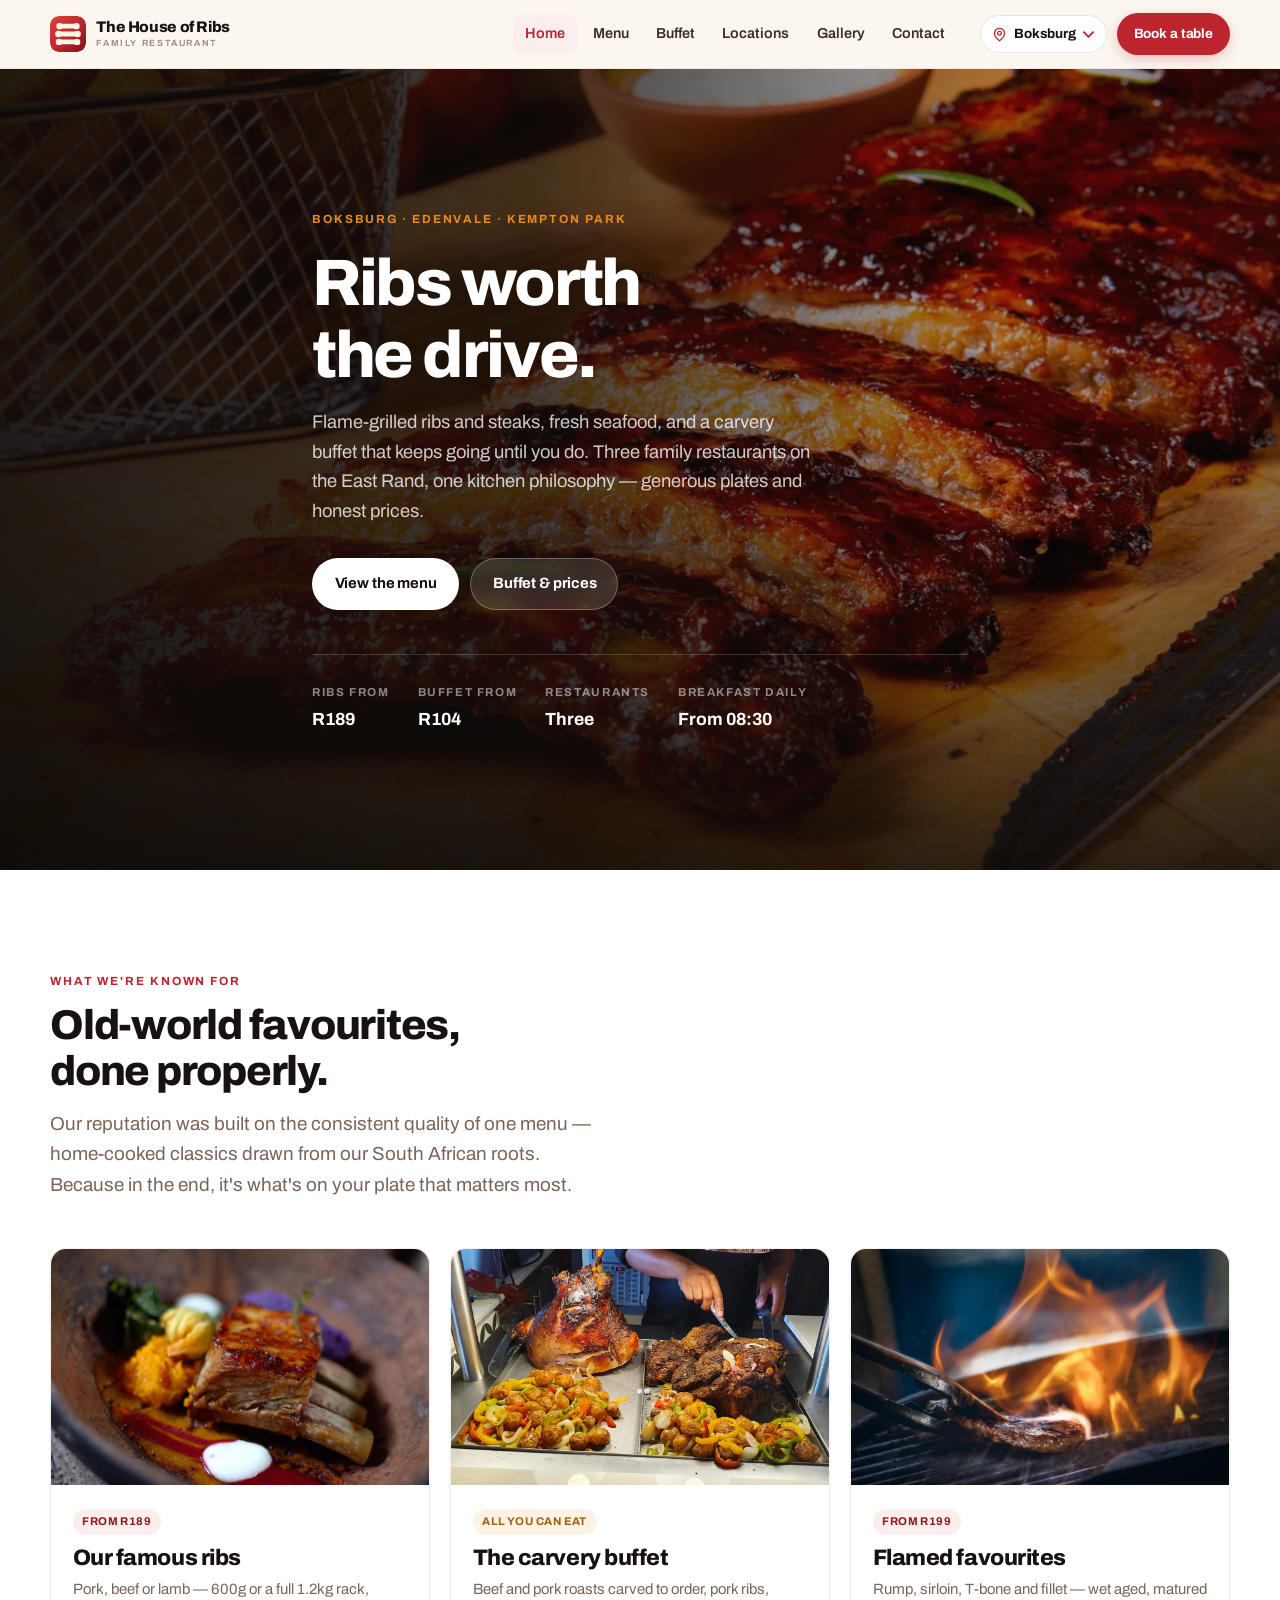
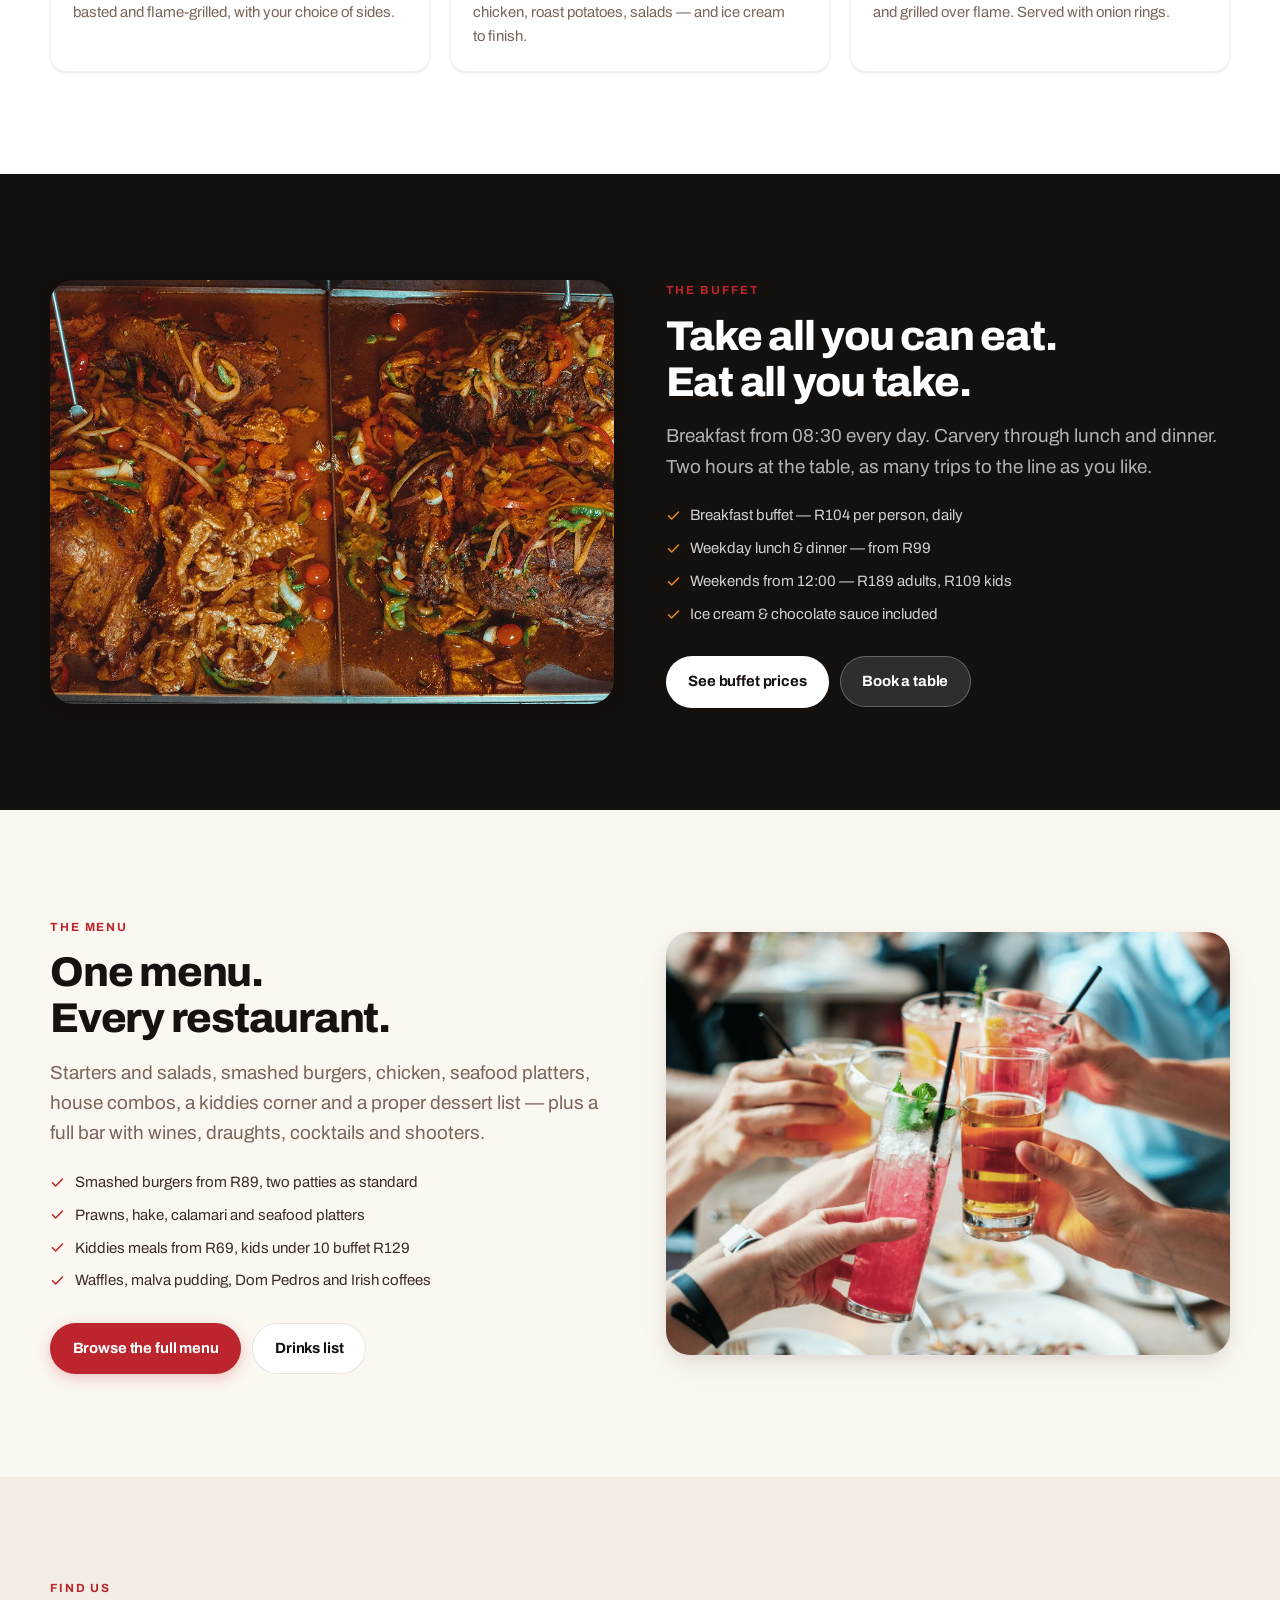
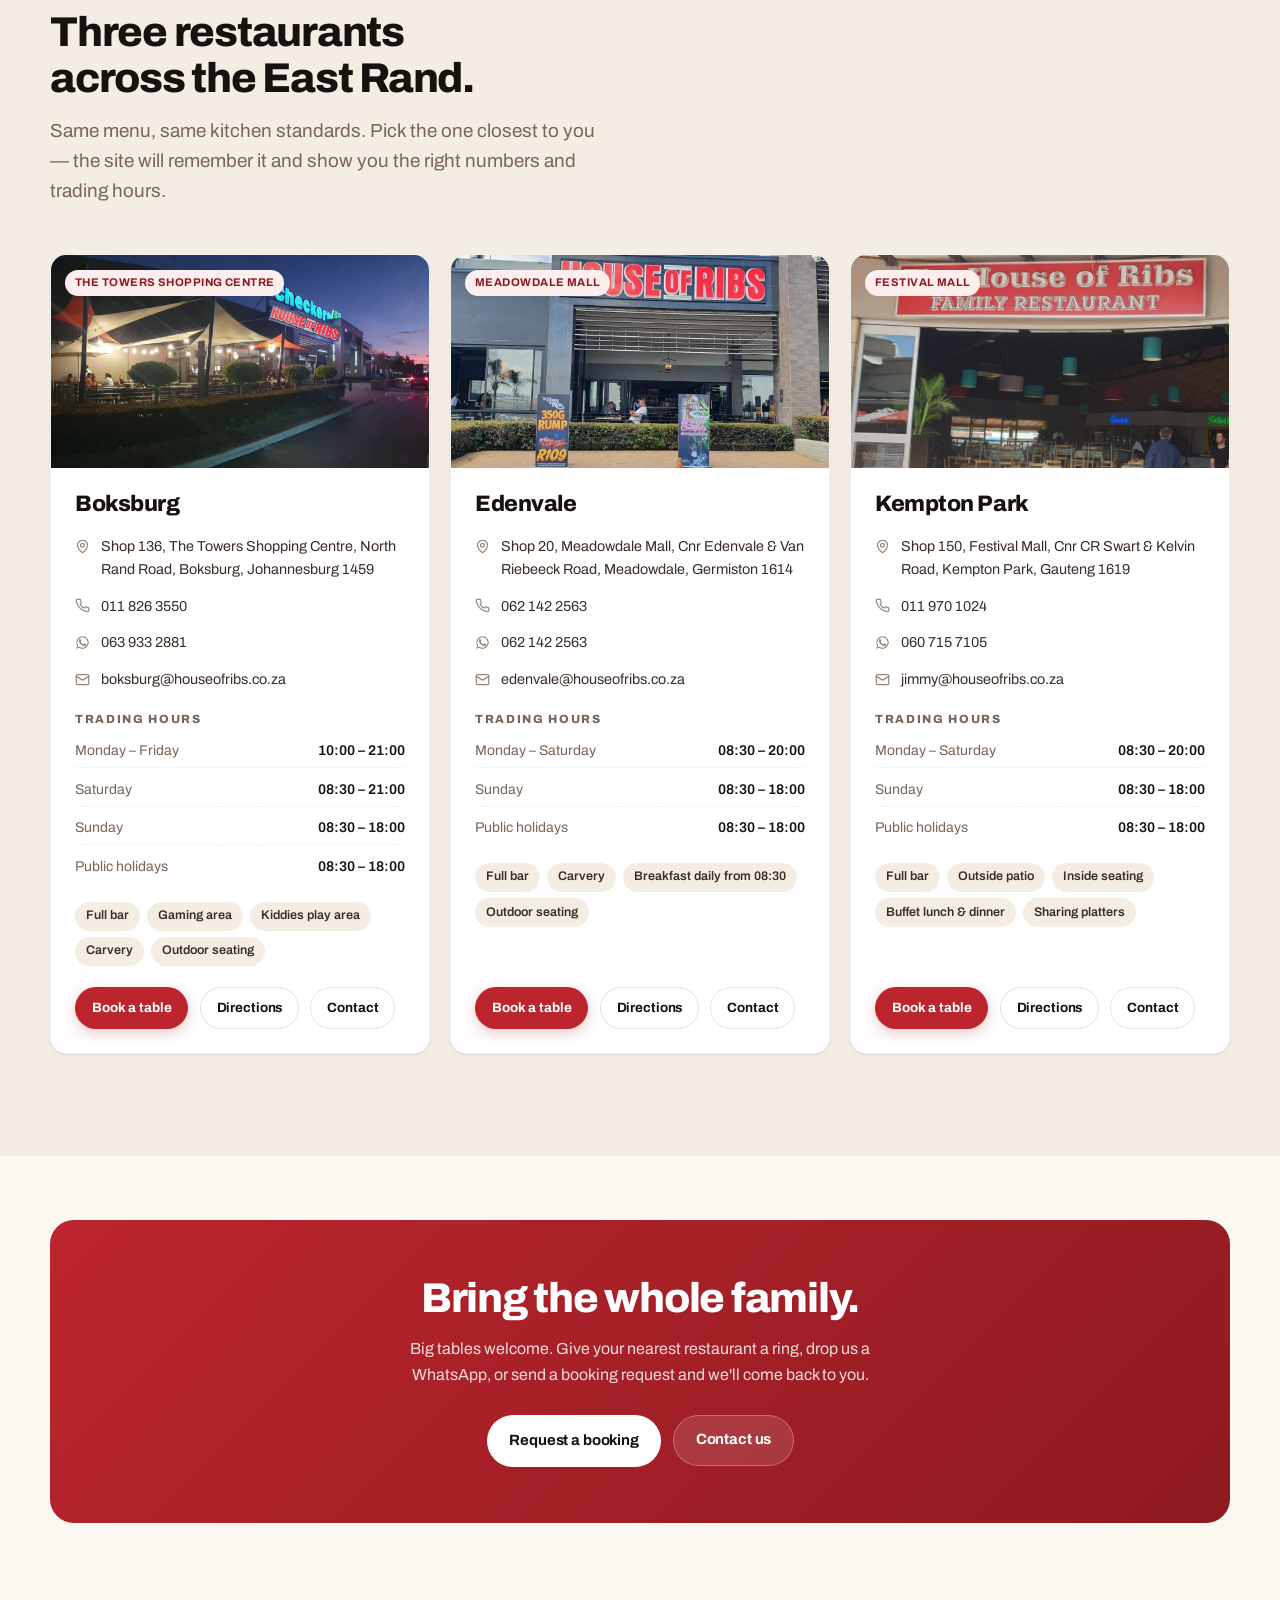
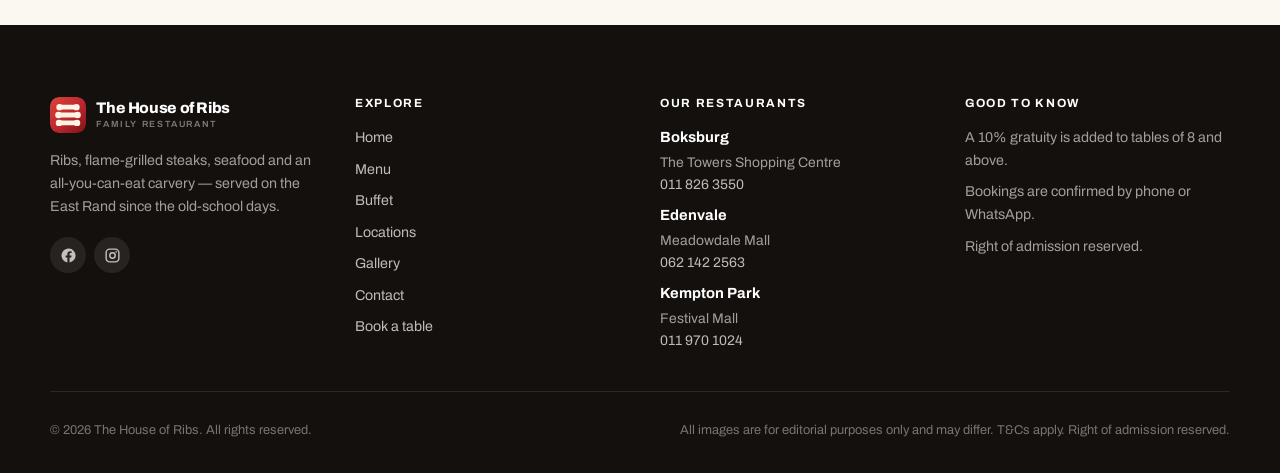
<file: index.html>
<!doctype html>
<html lang="en-ZA">
<head>
<meta charset="utf-8">
<meta name="viewport" content="width=device-width, initial-scale=1">
<title>The House of Ribs | Ribs, Steaks &amp; Carvery Buffet — Boksburg, Edenvale &amp; Kempton Park</title>
<meta name="description" content="Flame-grilled ribs, steaks, seafood and an all-you-can-eat carvery buffet. Three family restaurants on the East Rand: Boksburg, Edenvale and Kempton Park.">
<link rel="canonical" href="https://www.houseofribs.co.za/">

<link rel="icon" href="assets/brand/favicon.ico" sizes="any">
<link rel="icon" href="assets/brand/mark.svg" type="image/svg+xml">
<link rel="apple-touch-icon" href="assets/brand/apple-touch-icon.png">
<link rel="manifest" href="site.webmanifest">
<meta name="theme-color" content="#BC252D">

<meta property="og:type" content="restaurant">
<meta property="og:title" content="The House of Ribs — Family Restaurant">
<meta property="og:description" content="Ribs, flame-grilled steaks, seafood and an all-you-can-eat carvery buffet across Boksburg, Edenvale and Kempton Park.">
<meta property="og:image" content="assets/brand/og-image.jpg">
<meta name="twitter:card" content="summary_large_image">

<link rel="preconnect" href="https://fonts.googleapis.com">
<link rel="preconnect" href="https://fonts.gstatic.com" crossorigin>
<link href="https://fonts.googleapis.com/css2?family=Archivo:wght@400;500;600;700;800;900&family=Instrument+Serif&display=swap" rel="stylesheet">
<link rel="stylesheet" href="assets/css/styles.css">
<link rel="preload" as="image" fetchpriority="high" type="image/webp"
      href="assets/img/food/ribs-hero-1200.webp"
      imagesrcset="assets/img/food/ribs-hero-800.webp 800w, assets/img/food/ribs-hero-1200.webp 1200w, assets/img/food/ribs-hero.webp 2000w"
      imagesizes="100vw">
</head>

<body data-page="index">
<a class="skip-link" href="#main">Skip to content</a>
<div data-component="header"></div>

<main id="main">

  <!-- ============ HERO ============ -->
  <section class="hero">
    <div class="hero__media">
      <picture>
        <source media="(max-width: 700px)"  srcset="assets/img/food/ribs-hero-800.webp"  type="image/webp">
        <source media="(max-width: 700px)"  srcset="assets/img/food/ribs-hero-800.jpg">
        <source media="(max-width: 1300px)" srcset="assets/img/food/ribs-hero-1200.webp" type="image/webp">
        <source media="(max-width: 1300px)" srcset="assets/img/food/ribs-hero-1200.jpg">
        <source srcset="assets/img/food/ribs-hero.webp" type="image/webp">
        <img src="assets/img/food/ribs-hero.jpg" alt="" fetchpriority="high" width="2000" height="1333">
      </picture>
    </div>
    <div class="wrap hero__inner">
      <span class="eyebrow">Boksburg &middot; Edenvale &middot; Kempton Park</span>
      <h1>Ribs worth<br>the drive.</h1>
      <p class="hero__sub">
        Flame-grilled ribs and steaks, fresh seafood, and a carvery buffet that keeps going
        until you do. Three family restaurants on the East Rand, one kitchen philosophy —
        generous plates and honest prices.
      </p>
      <div class="btn-row">
        <a class="btn btn--solid-light" href="menu.html">View the menu</a>
        <a class="btn btn--light" href="buffet.html">Buffet &amp; prices</a>
      </div>

      <div class="hero__strip">
        <div class="hero__stat"><span>Ribs from</span><strong>R189</strong></div>
        <div class="hero__stat"><span>Buffet from</span><strong>R104</strong></div>
        <div class="hero__stat"><span>Restaurants</span><strong>Three</strong></div>
        <div class="hero__stat"><span>Breakfast daily</span><strong>From 08:30</strong></div>
      </div>
    </div>
  </section>

  <!-- ============ SIGNATURES ============ -->
  <section class="section section--white">
    <div class="wrap">
      <div class="section-head">
        <span class="eyebrow">What we're known for</span>
        <h2>Old-world favourites, done properly.</h2>
        <p class="lede">
          Our reputation was built on the consistent quality of one menu — home-cooked classics
          drawn from our South African roots. Because in the end, it's what's on your plate
          that matters most.
        </p>
      </div>

      <div class="grid grid--3">
        <a class="card card--link" href="menu.html#ribs">
          <div class="card__media">
            <picture>
              <source srcset="assets/img/food/plated-ribs.webp" type="image/webp">
              <img src="assets/img/food/plated-ribs.jpg" alt="A basted pork rib plated with roast vegetables" loading="lazy" decoding="async">
            </picture>
          </div>
          <div class="card__body">
            <span class="badge badge--brand">From R189</span>
            <h3 style="margin-top:.7rem">Our famous ribs</h3>
            <p>Pork, beef or lamb — 600g or a full 1.2kg rack, basted and flame-grilled, with your choice of sides.</p>
          </div>
        </a>

        <a class="card card--link" href="buffet.html">
          <div class="card__media">
            <picture>
              <source srcset="assets/img/food/carvery-carving.webp" type="image/webp">
              <img src="assets/img/food/carvery-carving.jpg" alt="Chef carving roast pork and beef at the carvery" loading="lazy" decoding="async">
            </picture>
          </div>
          <div class="card__body">
            <span class="badge badge--flame">All you can eat</span>
            <h3 style="margin-top:.7rem">The carvery buffet</h3>
            <p>Beef and pork roasts carved to order, pork ribs, chicken, roast potatoes, salads — and ice cream to finish.</p>
          </div>
        </a>

        <a class="card card--link" href="menu.html#flamed">
          <div class="card__media">
            <picture>
              <source srcset="assets/img/food/flame-grill.webp" type="image/webp">
              <img src="assets/img/food/flame-grill.jpg" alt="Steak searing over open flames on the grill" loading="lazy" decoding="async">
            </picture>
          </div>
          <div class="card__body">
            <span class="badge badge--brand">From R199</span>
            <h3 style="margin-top:.7rem">Flamed favourites</h3>
            <p>Rump, sirloin, T-bone and fillet — wet aged, matured and grilled over flame. Served with onion rings.</p>
          </div>
        </a>
      </div>
    </div>
  </section>

  <!-- ============ BUFFET FEATURE ============ -->
  <section class="section section--dark">
    <div class="wrap">
      <div class="feature">
        <div class="feature__media">
          <picture>
            <source srcset="assets/img/food/carvery-roasts.webp" type="image/webp">
            <img src="assets/img/food/carvery-roasts.jpg" alt="Trays of roast meats with peppers and onions on the carvery line" loading="lazy" decoding="async">
          </picture>
        </div>
        <div>
          <span class="eyebrow">The buffet</span>
          <h2 style="margin-top:.75rem">Take all you can eat.<br>Eat all you take.</h2>
          <p class="lede" style="margin-top:1rem">
            Breakfast from 08:30 every day. Carvery through lunch and dinner. Two hours at the
            table, as many trips to the line as you like.
          </p>
          <ul class="ticks" style="color:rgba(255,255,255,.8)">
            <li><svg width="15" height="15" viewBox="0 0 24 24" fill="none" stroke="currentColor" stroke-width="2.5" stroke-linecap="round" stroke-linejoin="round" style="color:var(--flame)"><path d="m4 12.5 5 5L20 6.5"/></svg> Breakfast buffet — R104 per person, daily</li>
            <li><svg width="15" height="15" viewBox="0 0 24 24" fill="none" stroke="currentColor" stroke-width="2.5" stroke-linecap="round" stroke-linejoin="round" style="color:var(--flame)"><path d="m4 12.5 5 5L20 6.5"/></svg> Weekday lunch &amp; dinner — from R99</li>
            <li><svg width="15" height="15" viewBox="0 0 24 24" fill="none" stroke="currentColor" stroke-width="2.5" stroke-linecap="round" stroke-linejoin="round" style="color:var(--flame)"><path d="m4 12.5 5 5L20 6.5"/></svg> Weekends from 12:00 — R189 adults, R109 kids</li>
            <li><svg width="15" height="15" viewBox="0 0 24 24" fill="none" stroke="currentColor" stroke-width="2.5" stroke-linecap="round" stroke-linejoin="round" style="color:var(--flame)"><path d="m4 12.5 5 5L20 6.5"/></svg> Ice cream &amp; chocolate sauce included</li>
          </ul>
          <div class="btn-row" style="margin-top:1.9rem">
            <a class="btn btn--solid-light" href="buffet.html">See buffet prices</a>
            <a class="btn btn--light" href="reserve.html">Book a table</a>
          </div>
        </div>
      </div>
    </div>
  </section>

  <!-- ============ MENU TEASER ============ -->
  <section class="section">
    <div class="wrap">
      <div class="feature feature--flip">
        <div class="feature__media">
          <picture>
            <source srcset="assets/img/food/cocktails.webp" type="image/webp">
            <img src="assets/img/food/cocktails.jpg" alt="Friends raising cocktails together at the table" loading="lazy" decoding="async">
          </picture>
        </div>
        <div>
          <span class="eyebrow">The menu</span>
          <h2 style="margin-top:.75rem">One menu.<br>Every restaurant.</h2>
          <p class="lede" style="margin-top:1rem">
            Starters and salads, smashed burgers, chicken, seafood platters, house combos,
            a kiddies corner and a proper dessert list — plus a full bar with wines,
            draughts, cocktails and shooters.
          </p>
          <ul class="ticks">
            <li><svg width="15" height="15" viewBox="0 0 24 24" fill="none" stroke="currentColor" stroke-width="2.5" stroke-linecap="round" stroke-linejoin="round"><path d="m4 12.5 5 5L20 6.5"/></svg> Smashed burgers from R89, two patties as standard</li>
            <li><svg width="15" height="15" viewBox="0 0 24 24" fill="none" stroke="currentColor" stroke-width="2.5" stroke-linecap="round" stroke-linejoin="round"><path d="m4 12.5 5 5L20 6.5"/></svg> Prawns, hake, calamari and seafood platters</li>
            <li><svg width="15" height="15" viewBox="0 0 24 24" fill="none" stroke="currentColor" stroke-width="2.5" stroke-linecap="round" stroke-linejoin="round"><path d="m4 12.5 5 5L20 6.5"/></svg> Kiddies meals from R69, kids under 10 buffet R129</li>
            <li><svg width="15" height="15" viewBox="0 0 24 24" fill="none" stroke="currentColor" stroke-width="2.5" stroke-linecap="round" stroke-linejoin="round"><path d="m4 12.5 5 5L20 6.5"/></svg> Waffles, malva pudding, Dom Pedros and Irish coffees</li>
          </ul>
          <div class="btn-row" style="margin-top:1.9rem">
            <a class="btn btn--primary" href="menu.html">Browse the full menu</a>
            <a class="btn btn--ghost" href="menu.html#drinks">Drinks list</a>
          </div>
        </div>
      </div>
    </div>
  </section>

  <!-- ============ LOCATIONS ============ -->
  <section class="section section--cream">
    <div class="wrap">
      <div class="section-head">
        <span class="eyebrow">Find us</span>
        <h2>Three restaurants across the East Rand.</h2>
        <p class="lede">
          Same menu, same kitchen standards. Pick the one closest to you — the site will
          remember it and show you the right numbers and trading hours.
        </p>
      </div>
      <div class="grid grid--3" data-component="locations"></div>
    </div>
  </section>

  <!-- ============ CTA ============ -->
  <section class="section--tight" style="padding-bottom:clamp(3.5rem,8vw,6.5rem)">
    <div class="wrap">
      <div class="cta-band">
        <h2>Bring the whole family.</h2>
        <p>
          Big tables welcome. Give your nearest restaurant a ring, drop us a WhatsApp,
          or send a booking request and we'll come back to you.
        </p>
        <div class="btn-row">
          <a class="btn btn--solid-light" href="reserve.html">Request a booking</a>
          <a class="btn btn--light" href="contact.html">Contact us</a>
        </div>
      </div>
    </div>
  </section>

</main>

<div data-component="footer"></div>

<script src="assets/js/data.js"></script>
<script src="assets/js/app.js"></script>
</body>
</html>
</file>
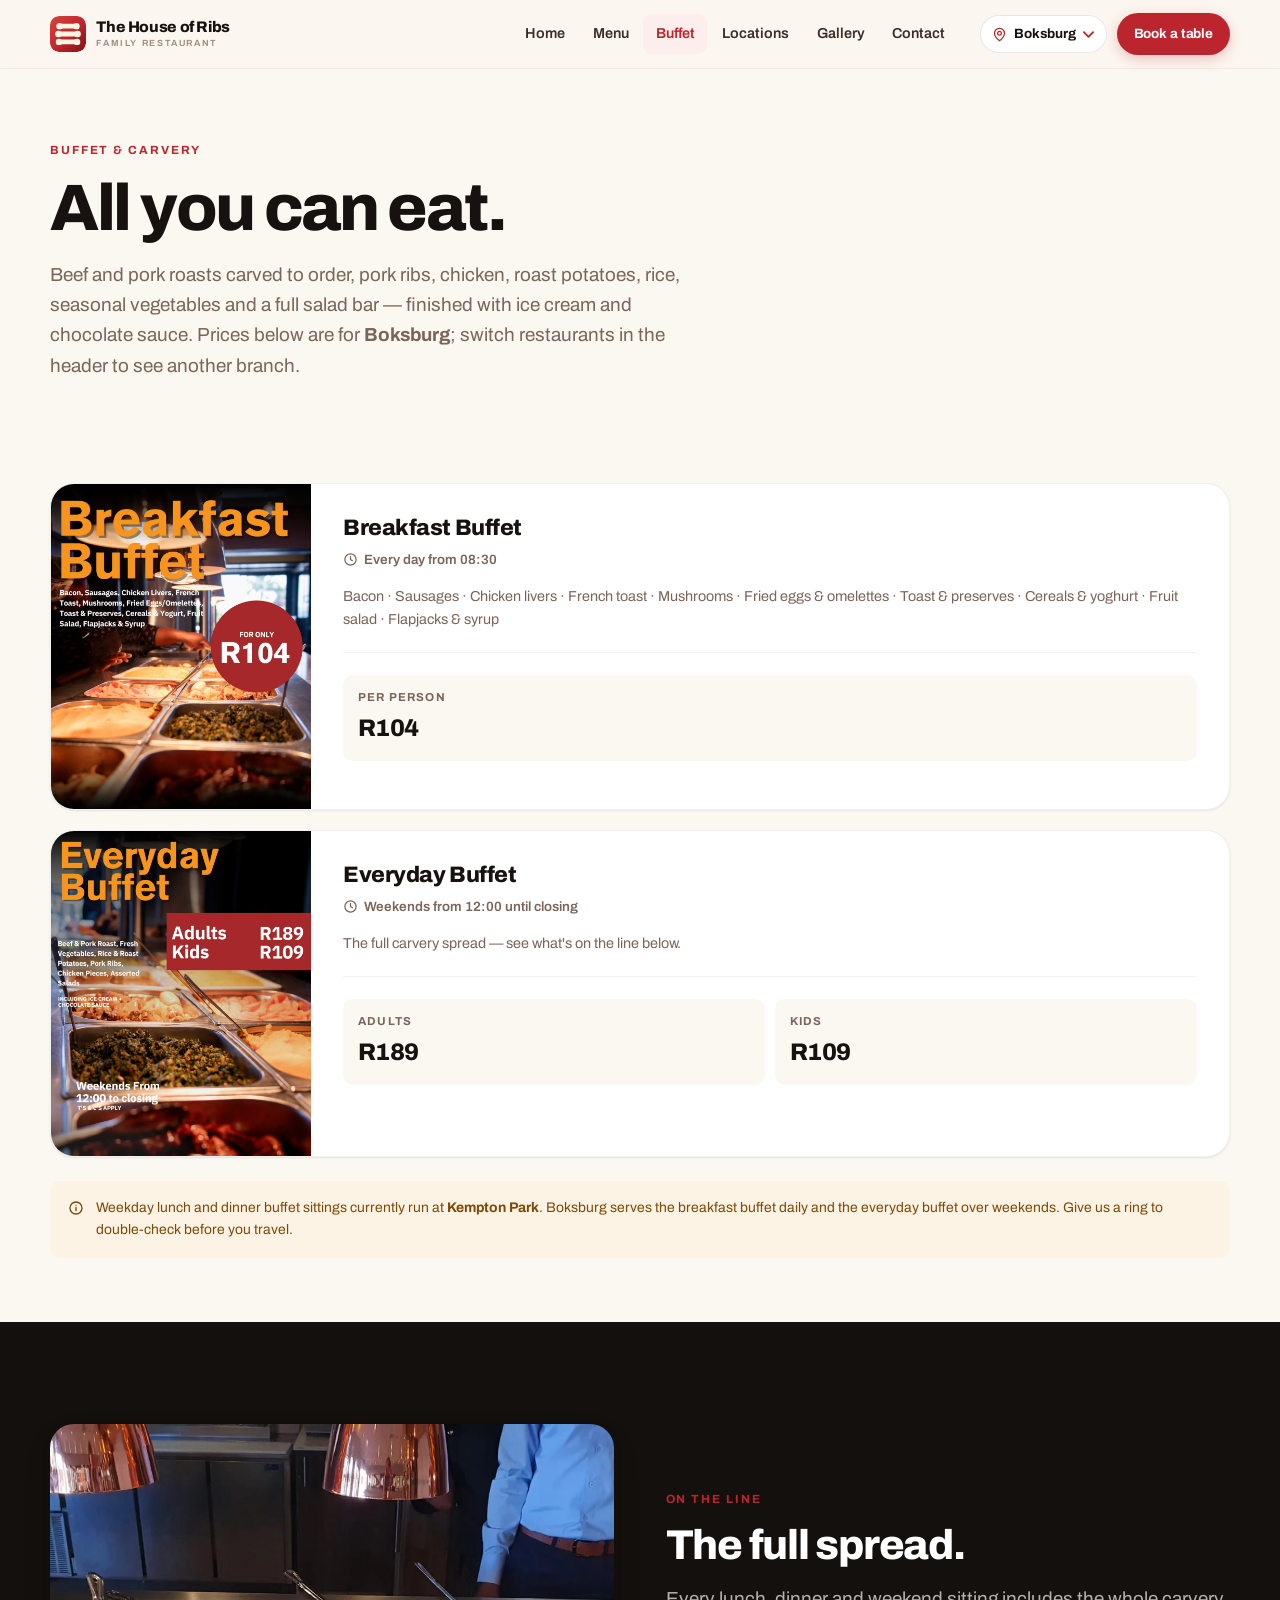
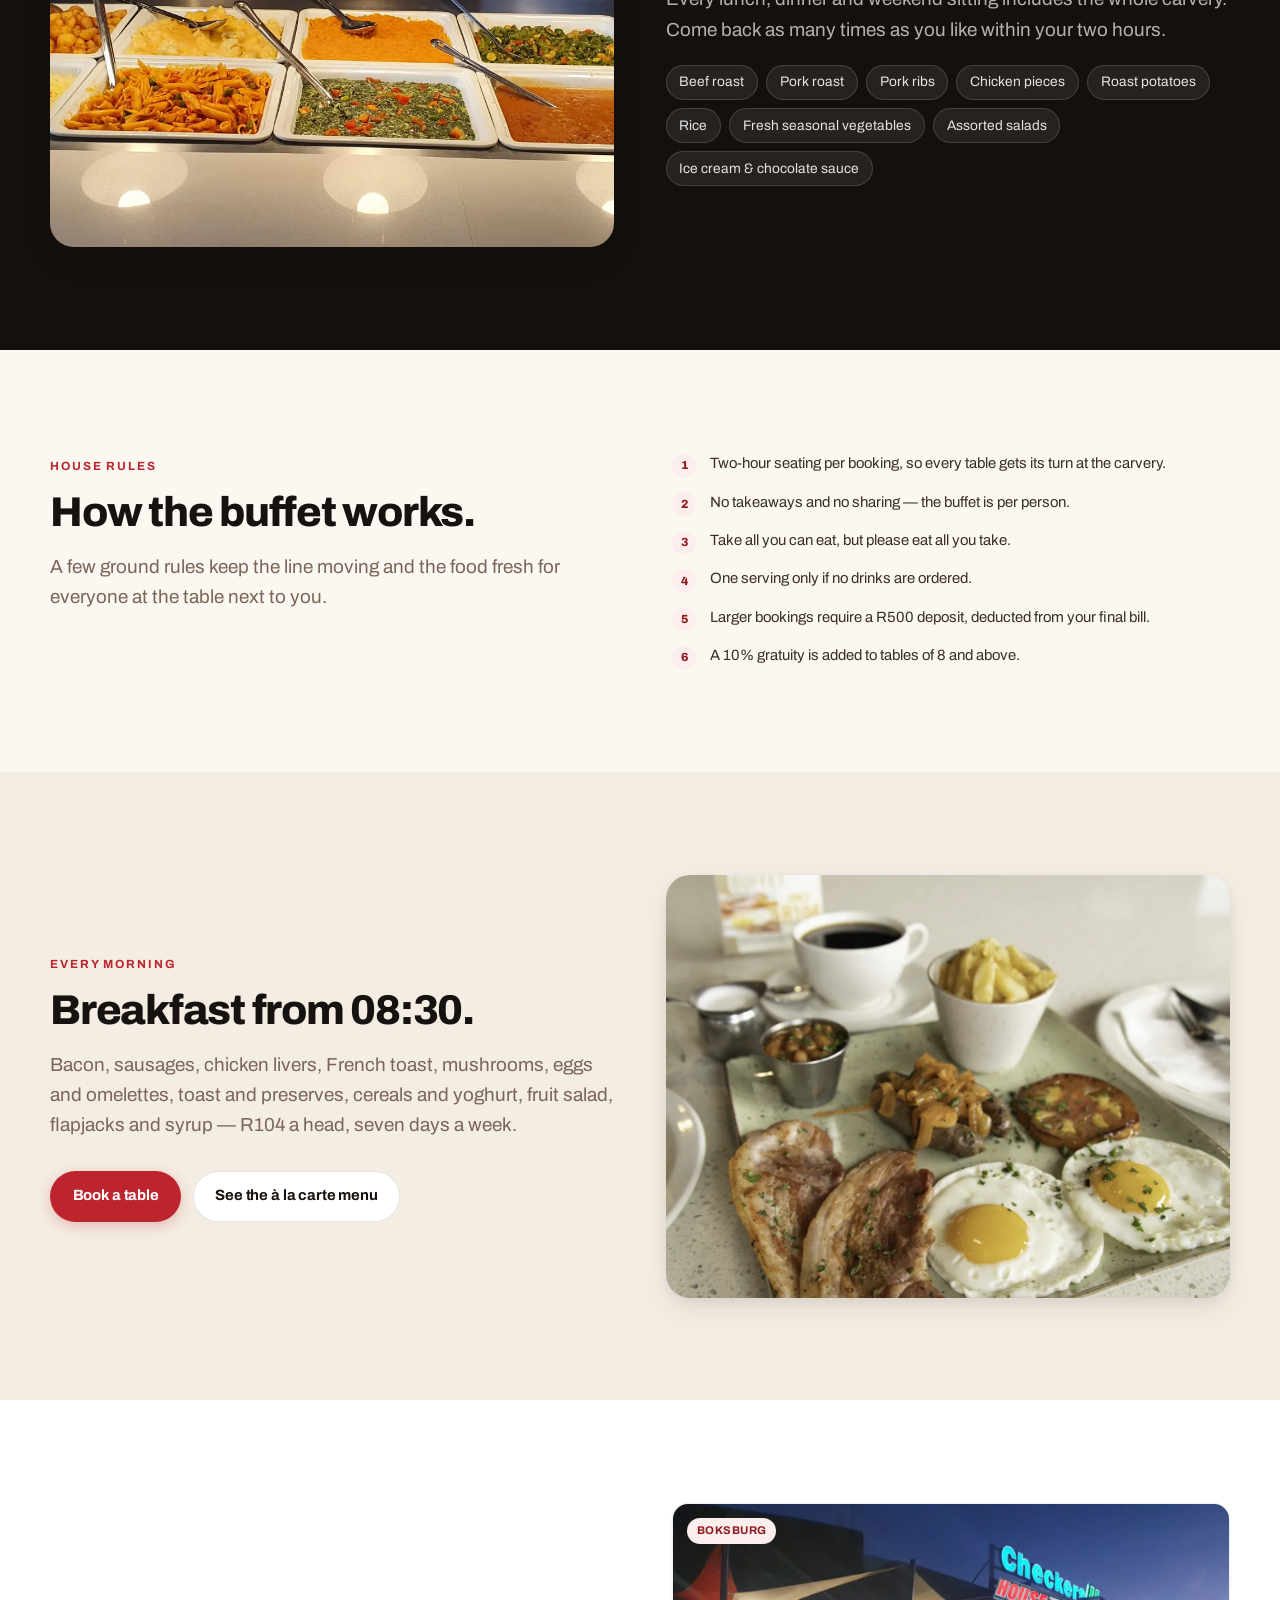
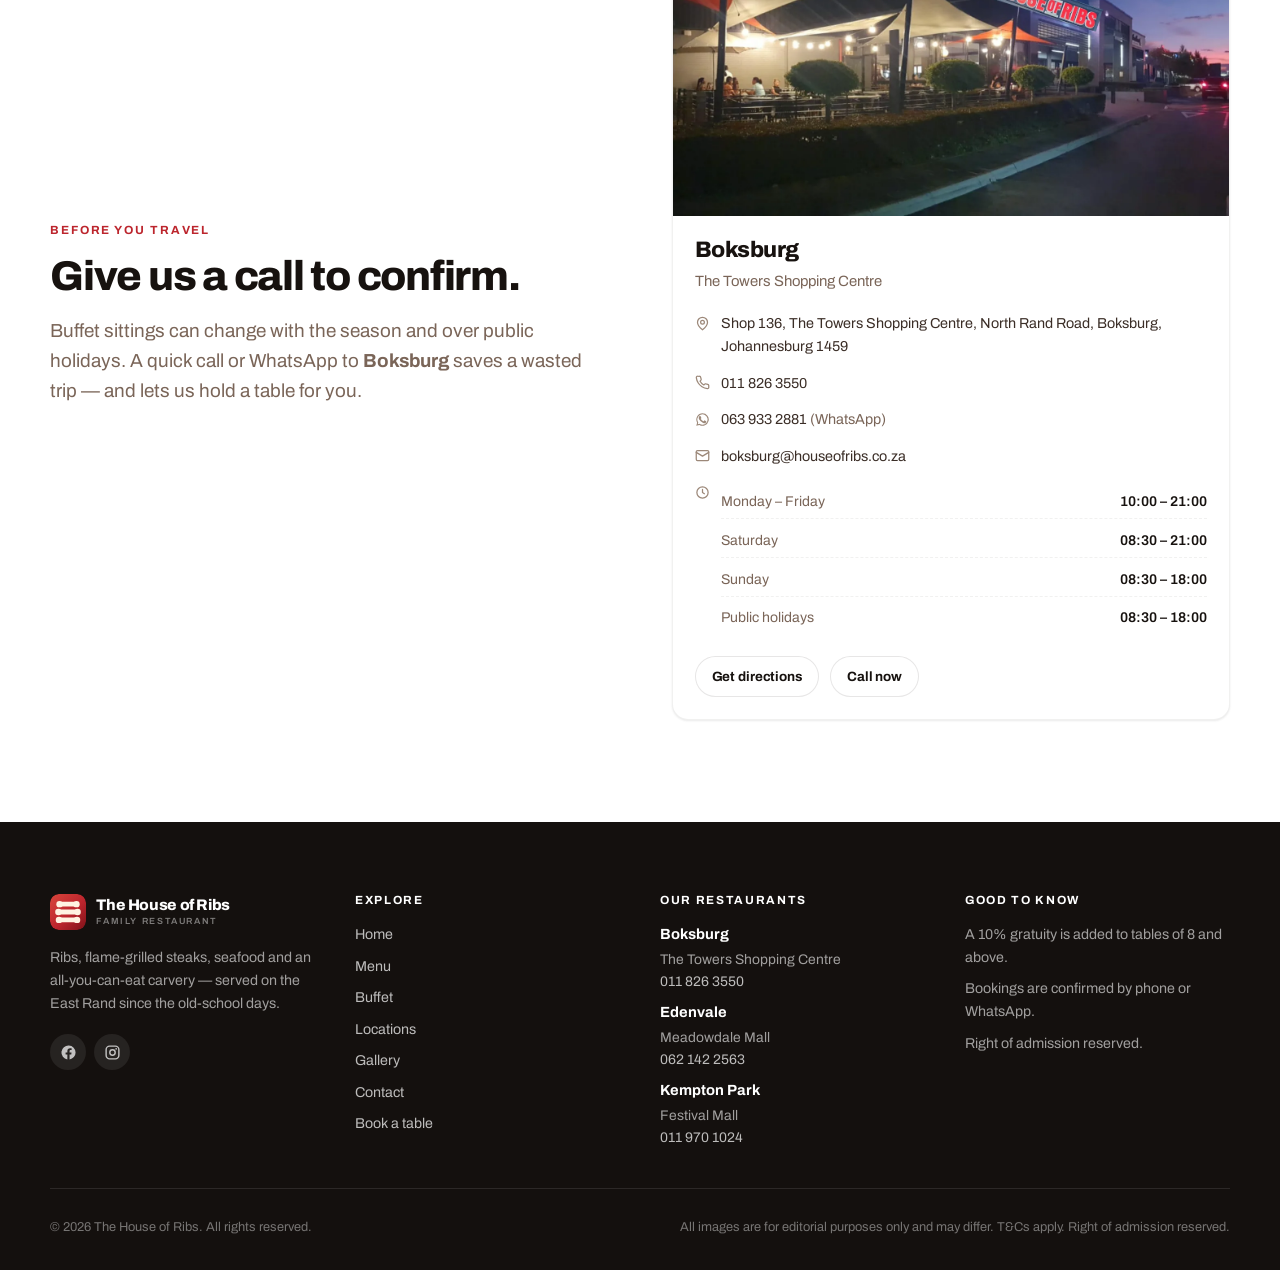
<file: buffet.html>
<!doctype html>
<html lang="en-ZA">
<head>
<meta charset="utf-8">
<meta name="viewport" content="width=device-width, initial-scale=1">
<title>Buffet &amp; Carvery | The House of Ribs</title>
<meta name="description" content="All-you-can-eat carvery buffet at The House of Ribs. Breakfast buffet R104 daily, weekday lunch and dinner sittings, and the everyday buffet from R189 on weekends.">
<link rel="canonical" href="https://www.houseofribs.co.za/buffet.html">

<link rel="icon" href="assets/brand/favicon.ico" sizes="any">
<link rel="icon" href="assets/brand/mark.svg" type="image/svg+xml">
<link rel="apple-touch-icon" href="assets/brand/apple-touch-icon.png">
<link rel="manifest" href="site.webmanifest">
<meta name="theme-color" content="#BC252D">

<meta property="og:title" content="Buffet &amp; Carvery | The House of Ribs">
<meta property="og:description" content="Breakfast from R104, weekday lunch and dinner sittings, and the everyday weekend buffet from R189.">
<meta property="og:image" content="assets/brand/og-image.jpg">

<link rel="preconnect" href="https://fonts.googleapis.com">
<link rel="preconnect" href="https://fonts.gstatic.com" crossorigin>
<link href="https://fonts.googleapis.com/css2?family=Archivo:wght@400;500;600;700;800;900&family=Instrument+Serif&display=swap" rel="stylesheet">
<link rel="stylesheet" href="assets/css/styles.css">
</head>

<body data-page="buffet">
<a class="skip-link" href="#main">Skip to content</a>
<div data-component="header"></div>

<main id="main">

  <section class="page-head">
    <div class="wrap">
      <span class="eyebrow">Buffet &amp; carvery</span>
      <h1>All you can eat.</h1>
      <p class="lede">
        Beef and pork roasts carved to order, pork ribs, chicken, roast potatoes, rice,
        seasonal vegetables and a full salad bar — finished with ice cream and chocolate
        sauce. Prices below are for <strong data-loc-name>Boksburg</strong>; switch
        restaurants in the header to see another branch.
      </p>
    </div>
  </section>

  <section class="section--tight">
    <div class="wrap">
      <h2 class="sr-only">Buffet sittings and prices</h2>
      <div data-component="buffet-list"></div>
    </div>
  </section>

  <!-- ============ WHAT'S ON THE LINE ============ -->
  <section class="section section--dark">
    <div class="wrap">
      <div class="feature">
        <div class="feature__media">
          <picture>
            <source srcset="assets/img/food/buffet-sides.webp" type="image/webp">
            <img src="assets/img/food/buffet-sides.jpg" alt="Buffet trays of rice, pasta, vegetables and stews under warming lamps" loading="lazy" decoding="async">
          </picture>
        </div>
        <div>
          <span class="eyebrow">On the line</span>
          <h2 style="margin-top:.75rem">The full spread.</h2>
          <p class="lede" style="margin-top:1rem">
            Every lunch, dinner and weekend sitting includes the whole carvery. Come back
            as many times as you like within your two hours.
          </p>
          <div class="spread" data-component="carvery-spread"></div>
        </div>
      </div>
    </div>
  </section>

  <!-- ============ HOW IT WORKS ============ -->
  <section class="section">
    <div class="wrap">
      <div class="grid grid--2" style="gap:clamp(2rem,5vw,4rem);align-items:start">
        <div>
          <span class="eyebrow">House rules</span>
          <h2 style="margin-top:.75rem">How the buffet works.</h2>
          <p class="lede" style="margin-top:1rem">
            A few ground rules keep the line moving and the food fresh for everyone at
            the table next to you.
          </p>
        </div>
        <ol class="terms" data-component="buffet-terms"></ol>
      </div>
    </div>
  </section>

  <!-- ============ BREAKFAST ============ -->
  <section class="section section--cream">
    <div class="wrap">
      <div class="feature feature--flip">
        <div class="feature__media">
          <picture>
            <source srcset="assets/img/food/breakfast.webp" type="image/webp">
            <img src="assets/img/food/breakfast.jpg" alt="A full breakfast of bacon, eggs, sausage, beans and chips with coffee" loading="lazy" decoding="async">
          </picture>
        </div>
        <div>
          <span class="eyebrow">Every morning</span>
          <h2 style="margin-top:.75rem">Breakfast from 08:30.</h2>
          <p class="lede" style="margin-top:1rem">
            Bacon, sausages, chicken livers, French toast, mushrooms, eggs and omelettes,
            toast and preserves, cereals and yoghurt, fruit salad, flapjacks and syrup —
            R104 a head, seven days a week.
          </p>
          <div class="btn-row" style="margin-top:1.9rem">
            <a class="btn btn--primary" href="reserve.html">Book a table</a>
            <a class="btn btn--ghost" href="menu.html">See the à la carte menu</a>
          </div>
        </div>
      </div>
    </div>
  </section>

  <!-- ============ YOUR RESTAURANT ============ -->
  <section class="section section--white">
    <div class="wrap">
      <div class="grid grid--2" style="gap:clamp(2rem,5vw,4rem);align-items:center">
        <div>
          <span class="eyebrow">Before you travel</span>
          <h2 style="margin-top:.75rem">Give us a call to confirm.</h2>
          <p class="lede" style="margin-top:1rem">
            Buffet sittings can change with the season and over public holidays. A quick
            call or WhatsApp to <strong data-loc-name>Boksburg</strong> saves a wasted trip —
            and lets us hold a table for you.
          </p>
        </div>
        <div data-component="contact-panel"></div>
      </div>
    </div>
  </section>

</main>

<div data-component="footer"></div>

<script src="assets/js/data.js"></script>
<script src="assets/js/app.js"></script>
</body>
</html>
</file>
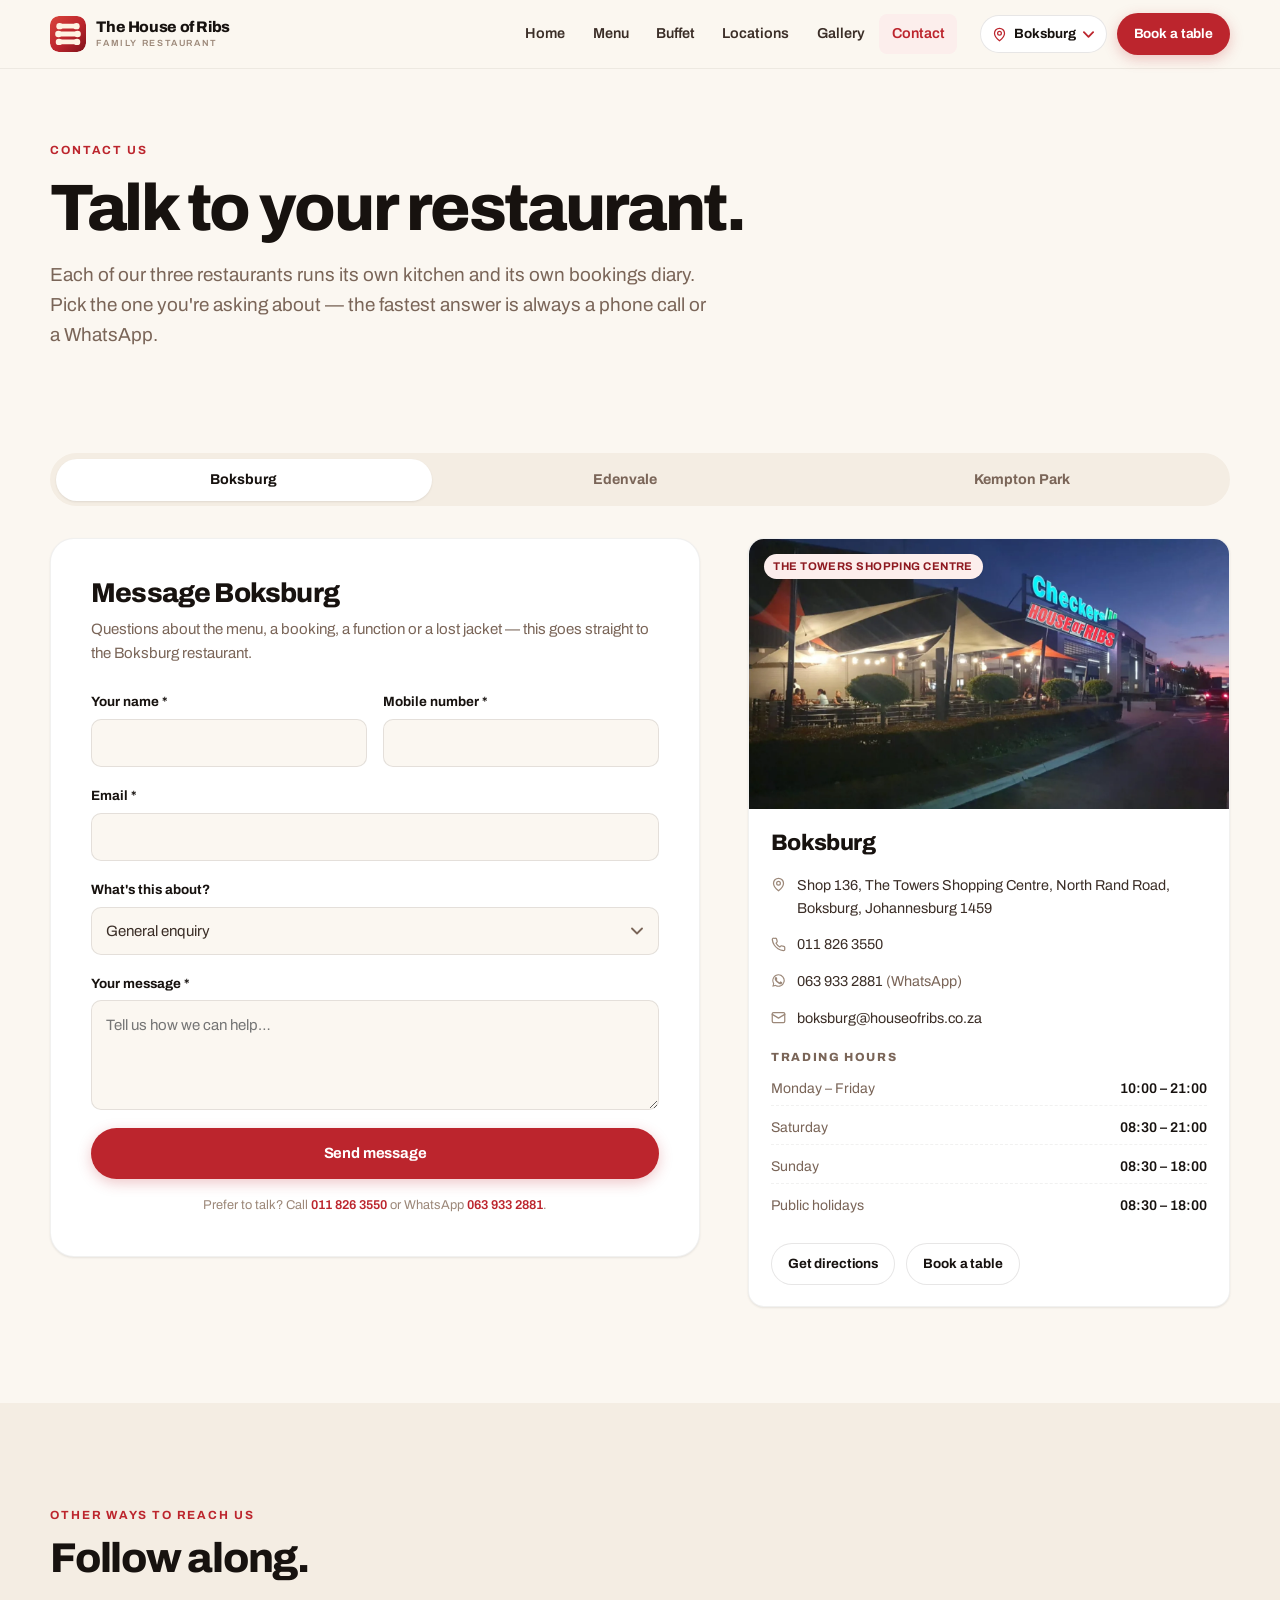
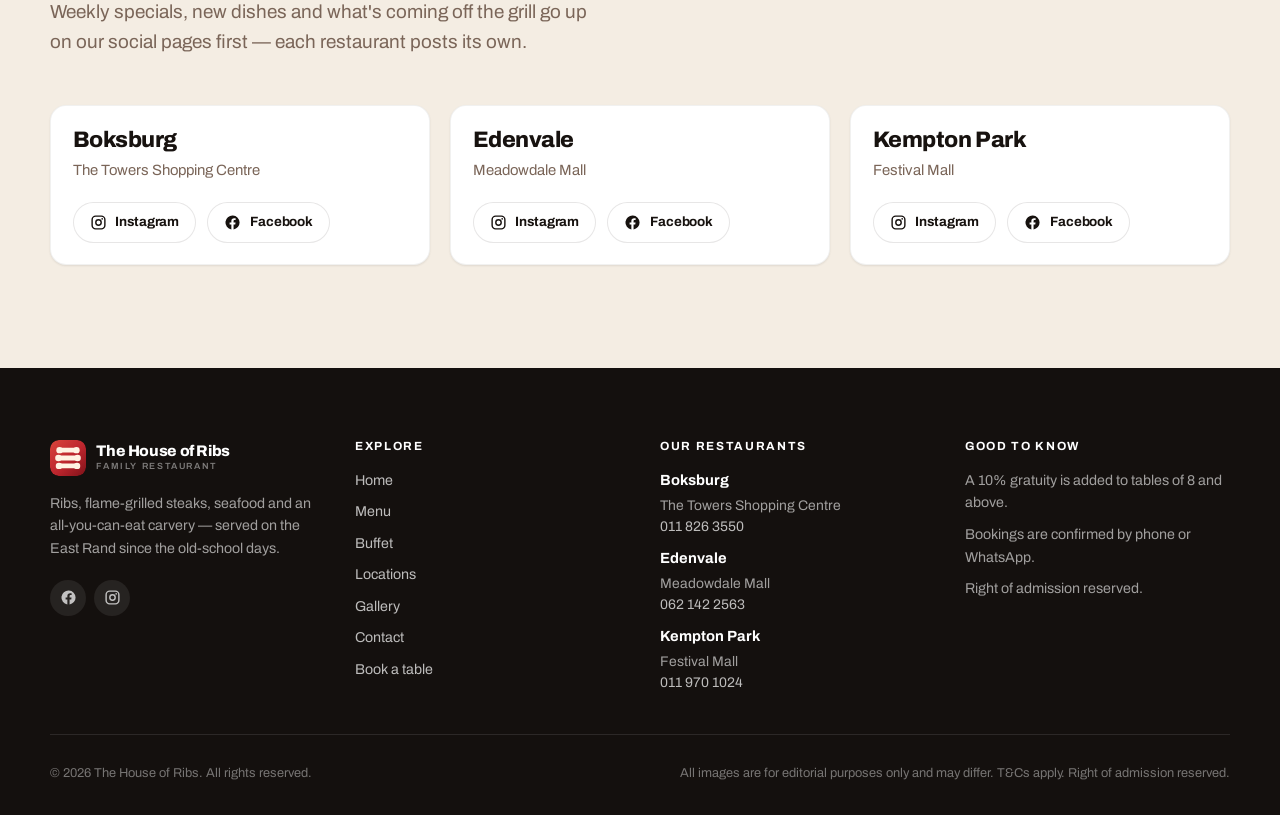
<file: contact.html>
<!doctype html>
<html lang="en-ZA">
<head>
<meta charset="utf-8">
<meta name="viewport" content="width=device-width, initial-scale=1">
<title>Contact Us | The House of Ribs</title>
<meta name="description" content="Contact The House of Ribs. Phone numbers, WhatsApp, email addresses and trading hours for our Boksburg, Edenvale and Kempton Park restaurants.">
<link rel="canonical" href="https://www.houseofribs.co.za/contact.html">

<link rel="icon" href="assets/brand/favicon.ico" sizes="any">
<link rel="icon" href="assets/brand/mark.svg" type="image/svg+xml">
<link rel="apple-touch-icon" href="assets/brand/apple-touch-icon.png">
<link rel="manifest" href="site.webmanifest">
<meta name="theme-color" content="#BC252D">

<meta property="og:title" content="Contact Us | The House of Ribs">
<meta property="og:description" content="Phone, WhatsApp and email for Boksburg, Edenvale and Kempton Park.">
<meta property="og:image" content="assets/brand/og-image.jpg">

<link rel="preconnect" href="https://fonts.googleapis.com">
<link rel="preconnect" href="https://fonts.gstatic.com" crossorigin>
<link href="https://fonts.googleapis.com/css2?family=Archivo:wght@400;500;600;700;800;900&family=Instrument+Serif&display=swap" rel="stylesheet">
<link rel="stylesheet" href="assets/css/styles.css">
</head>

<body data-page="contact">
<a class="skip-link" href="#main">Skip to content</a>
<div data-component="header"></div>

<main id="main">

  <section class="page-head">
    <div class="wrap">
      <span class="eyebrow">Contact us</span>
      <h1>Talk to your restaurant.</h1>
      <p class="lede">
        Each of our three restaurants runs its own kitchen and its own bookings diary.
        Pick the one you're asking about — the fastest answer is always a phone call
        or a WhatsApp.
      </p>
    </div>
  </section>

  <section class="section--tight" style="padding-bottom:clamp(3.5rem,8vw,6rem)">
    <div class="wrap" data-component="contact-tabs"></div>
  </section>

  <section class="section section--cream">
    <div class="wrap">
      <div class="section-head">
        <span class="eyebrow">Other ways to reach us</span>
        <h2>Follow along.</h2>
        <p class="lede">
          Weekly specials, new dishes and what's coming off the grill go up on our social
          pages first — each restaurant posts its own.
        </p>
      </div>
      <div class="grid grid--3" data-component="social-cards"></div>
    </div>
  </section>

</main>

<div data-component="footer"></div>

<script src="assets/js/data.js"></script>
<script src="assets/js/app.js"></script>
</body>
</html>
</file>
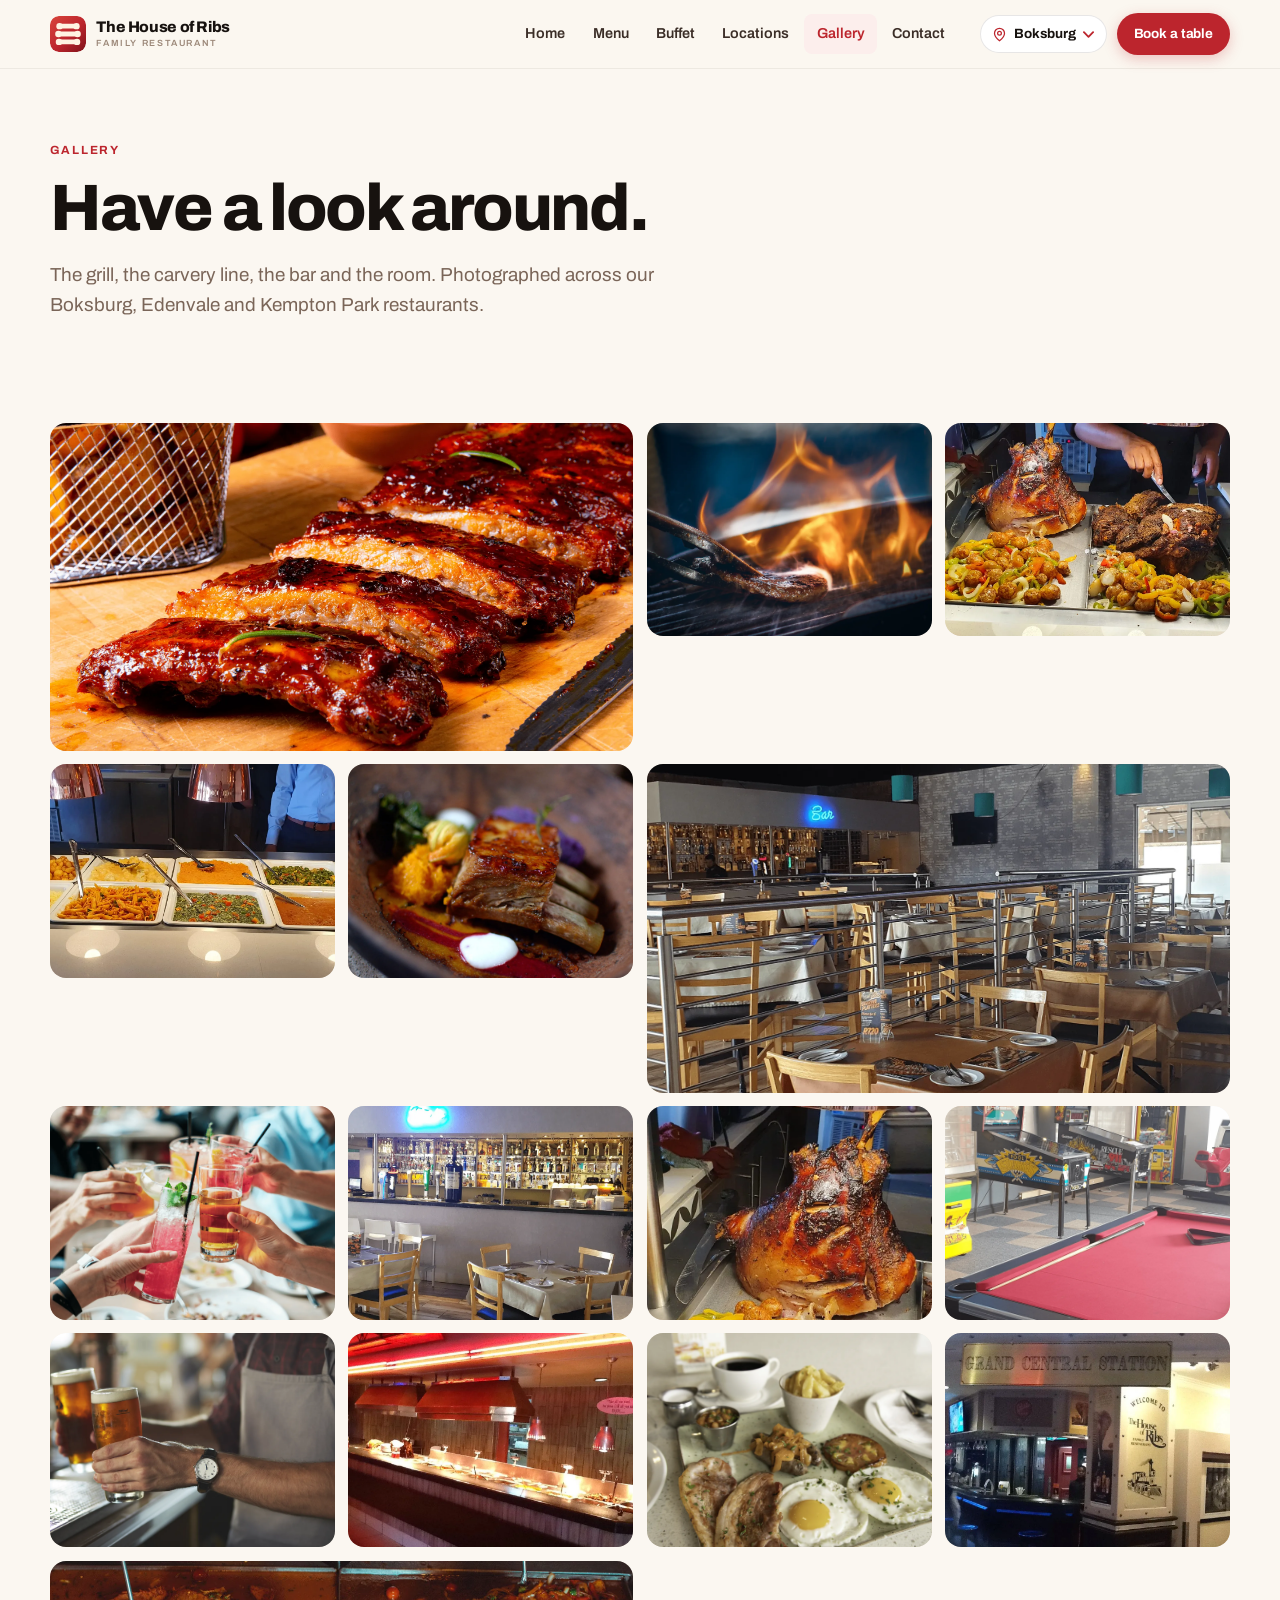
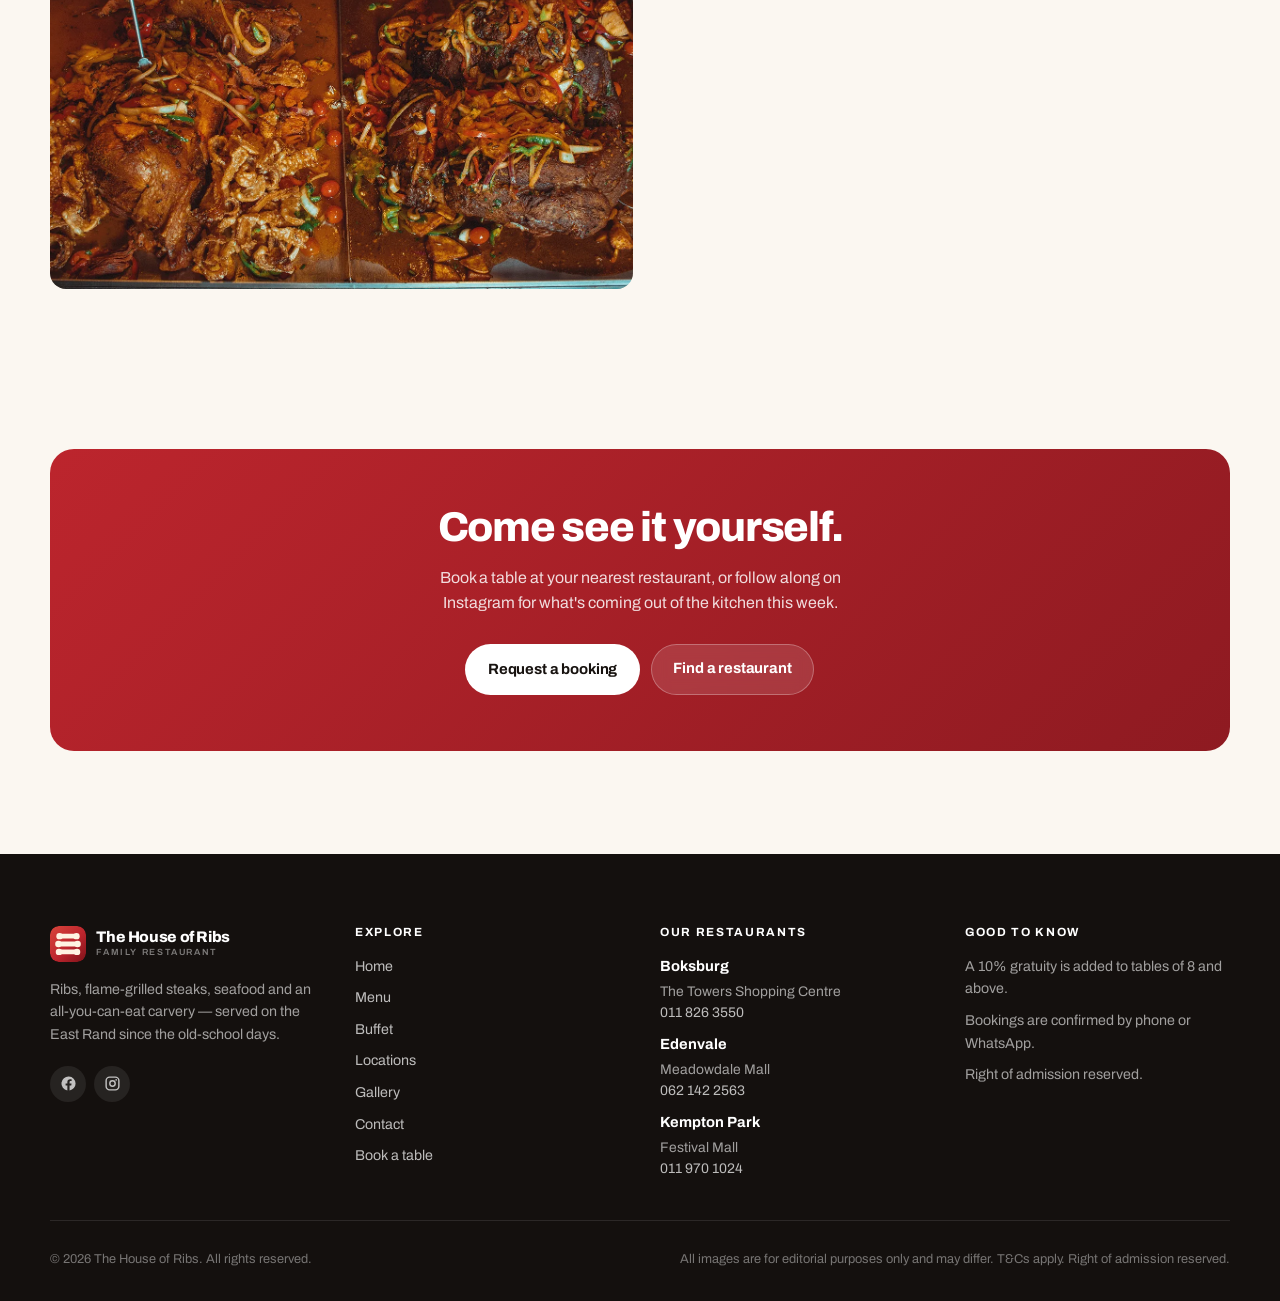
<file: gallery.html>
<!doctype html>
<html lang="en-ZA">
<head>
<meta charset="utf-8">
<meta name="viewport" content="width=device-width, initial-scale=1">
<title>Gallery | The House of Ribs</title>
<meta name="description" content="Inside The House of Ribs — the carvery line, the grill, the bar and the dining room across our Boksburg, Edenvale and Kempton Park restaurants.">
<link rel="canonical" href="https://www.houseofribs.co.za/gallery.html">

<link rel="icon" href="assets/brand/favicon.ico" sizes="any">
<link rel="icon" href="assets/brand/mark.svg" type="image/svg+xml">
<link rel="apple-touch-icon" href="assets/brand/apple-touch-icon.png">
<link rel="manifest" href="site.webmanifest">
<meta name="theme-color" content="#BC252D">

<meta property="og:title" content="Gallery | The House of Ribs">
<meta property="og:description" content="The carvery line, the grill, the bar and the dining room.">
<meta property="og:image" content="assets/brand/og-image.jpg">

<link rel="preconnect" href="https://fonts.googleapis.com">
<link rel="preconnect" href="https://fonts.gstatic.com" crossorigin>
<link href="https://fonts.googleapis.com/css2?family=Archivo:wght@400;500;600;700;800;900&family=Instrument+Serif&display=swap" rel="stylesheet">
<link rel="stylesheet" href="assets/css/styles.css">
</head>

<body data-page="gallery">
<a class="skip-link" href="#main">Skip to content</a>
<div data-component="header"></div>

<main id="main">

  <section class="page-head">
    <div class="wrap">
      <span class="eyebrow">Gallery</span>
      <h1>Have a look around.</h1>
      <p class="lede">
        The grill, the carvery line, the bar and the room. Photographed across our
        Boksburg, Edenvale and Kempton Park restaurants.
      </p>
    </div>
  </section>

  <section class="section--tight" style="padding-bottom:clamp(3.5rem,8vw,6rem)">
    <div class="wrap">
      <div class="gallery" data-component="gallery"></div>
    </div>
  </section>

  <section class="section--tight" style="padding-bottom:clamp(3.5rem,8vw,6.5rem)">
    <div class="wrap">
      <div class="cta-band">
        <h2>Come see it yourself.</h2>
        <p>Book a table at your nearest restaurant, or follow along on Instagram for what's coming out of the kitchen this week.</p>
        <div class="btn-row">
          <a class="btn btn--solid-light" href="reserve.html">Request a booking</a>
          <a class="btn btn--light" href="locations.html">Find a restaurant</a>
        </div>
      </div>
    </div>
  </section>

</main>

<div data-component="footer"></div>

<script src="assets/js/data.js"></script>
<script src="assets/js/app.js"></script>
</body>
</html>
</file>
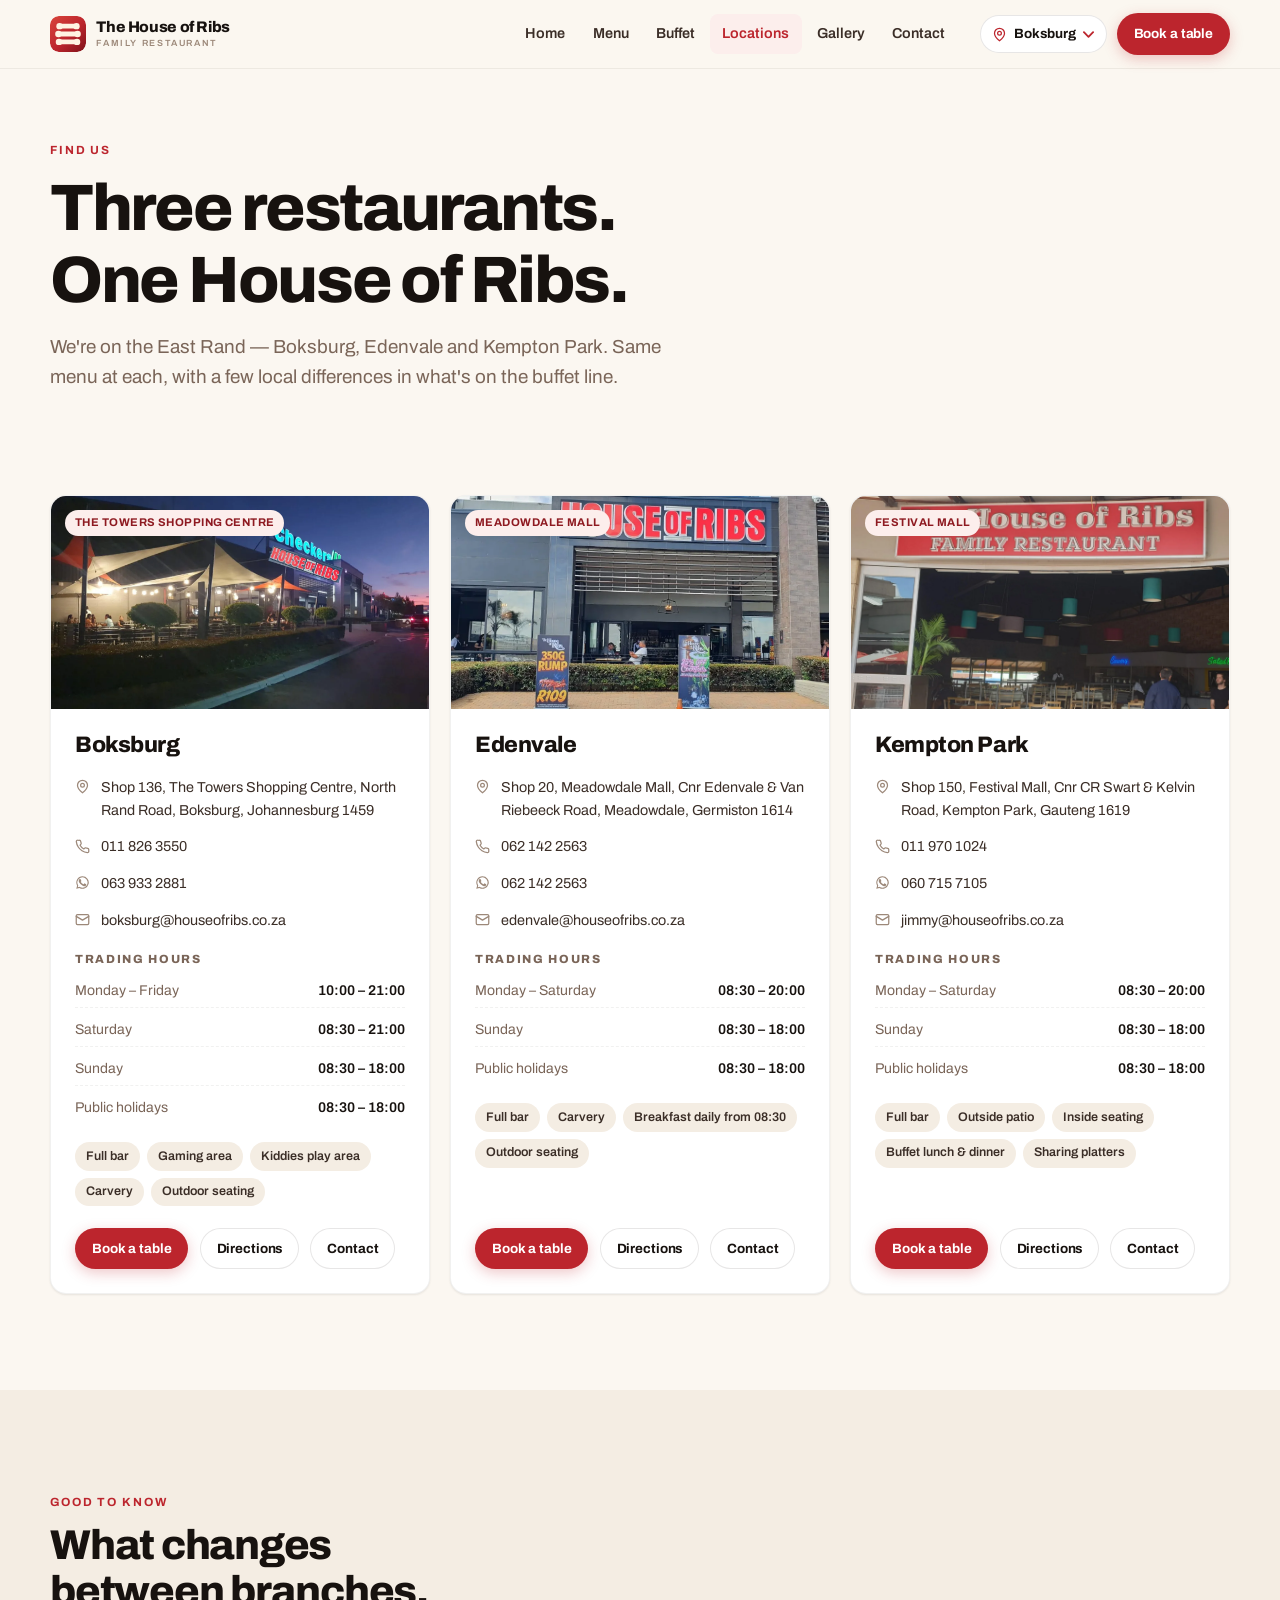
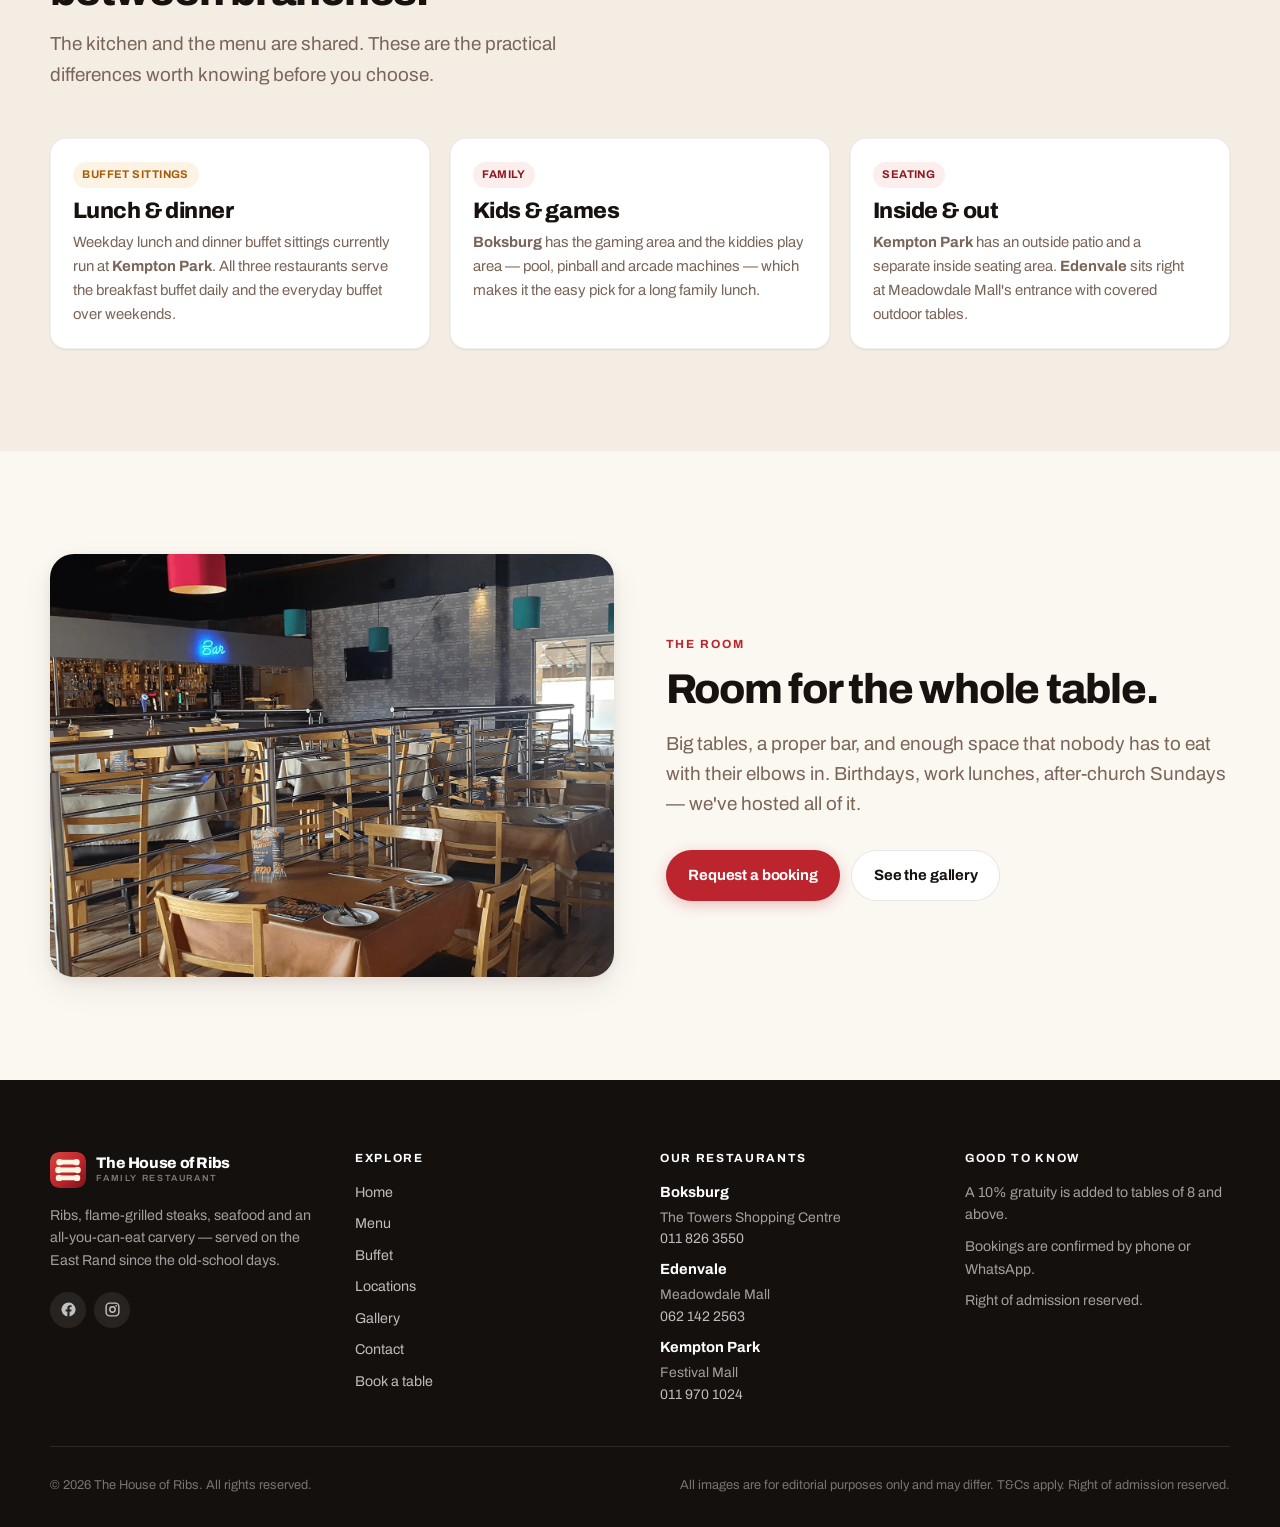
<file: locations.html>
<!doctype html>
<html lang="en-ZA">
<head>
<meta charset="utf-8">
<meta name="viewport" content="width=device-width, initial-scale=1">
<title>Our Restaurants | The House of Ribs — Boksburg, Edenvale &amp; Kempton Park</title>
<meta name="description" content="Find The House of Ribs: Boksburg (The Towers Shopping Centre), Edenvale (Meadowdale Mall) and Kempton Park (Festival Mall). Addresses, phone numbers and trading hours.">
<link rel="canonical" href="https://www.houseofribs.co.za/locations.html">

<link rel="icon" href="assets/brand/favicon.ico" sizes="any">
<link rel="icon" href="assets/brand/mark.svg" type="image/svg+xml">
<link rel="apple-touch-icon" href="assets/brand/apple-touch-icon.png">
<link rel="manifest" href="site.webmanifest">
<meta name="theme-color" content="#BC252D">

<meta property="og:title" content="Our Restaurants | The House of Ribs">
<meta property="og:description" content="Boksburg, Edenvale and Kempton Park — addresses, phone numbers and trading hours.">
<meta property="og:image" content="assets/brand/og-image.jpg">

<link rel="preconnect" href="https://fonts.googleapis.com">
<link rel="preconnect" href="https://fonts.gstatic.com" crossorigin>
<link href="https://fonts.googleapis.com/css2?family=Archivo:wght@400;500;600;700;800;900&family=Instrument+Serif&display=swap" rel="stylesheet">
<link rel="stylesheet" href="assets/css/styles.css">
</head>

<body data-page="locations">
<a class="skip-link" href="#main">Skip to content</a>
<div data-component="header"></div>

<main id="main">

  <section class="page-head">
    <div class="wrap">
      <span class="eyebrow">Find us</span>
      <h1>Three restaurants.<br>One House of Ribs.</h1>
      <p class="lede">
        We're on the East Rand — Boksburg, Edenvale and Kempton Park. Same menu at each,
        with a few local differences in what's on the buffet line.
      </p>
    </div>
  </section>

  <section class="section--tight" style="padding-bottom:clamp(3.5rem,8vw,6rem)">
    <div class="wrap">
      <h2 class="sr-only">Our restaurants</h2>
      <div class="grid grid--3" data-component="locations"></div>
    </div>
  </section>

  <!-- ============ WHAT'S DIFFERENT ============ -->
  <section class="section section--cream">
    <div class="wrap">
      <div class="section-head">
        <span class="eyebrow">Good to know</span>
        <h2>What changes between branches.</h2>
        <p class="lede">
          The kitchen and the menu are shared. These are the practical differences worth
          knowing before you choose.
        </p>
      </div>

      <div class="grid grid--3">
        <div class="card">
          <div class="card__body">
            <span class="badge badge--flame">Buffet sittings</span>
            <h3 style="margin-top:.7rem">Lunch &amp; dinner</h3>
            <p>
              Weekday lunch and dinner buffet sittings currently run at
              <strong>Kempton Park</strong>. All three restaurants serve the breakfast
              buffet daily and the everyday buffet over weekends.
            </p>
          </div>
        </div>

        <div class="card">
          <div class="card__body">
            <span class="badge badge--brand">Family</span>
            <h3 style="margin-top:.7rem">Kids &amp; games</h3>
            <p>
              <strong>Boksburg</strong> has the gaming area and the kiddies play area —
              pool, pinball and arcade machines — which makes it the easy pick for a
              long family lunch.
            </p>
          </div>
        </div>

        <div class="card">
          <div class="card__body">
            <span class="badge badge--brand">Seating</span>
            <h3 style="margin-top:.7rem">Inside &amp; out</h3>
            <p>
              <strong>Kempton Park</strong> has an outside patio and a separate inside
              seating area. <strong>Edenvale</strong> sits right at Meadowdale Mall's
              entrance with covered outdoor tables.
            </p>
          </div>
        </div>
      </div>
    </div>
  </section>

  <!-- ============ VENUE GLIMPSE ============ -->
  <section class="section">
    <div class="wrap">
      <div class="feature">
        <div class="feature__media">
          <picture>
            <source srcset="assets/img/venues/dining-room.webp" type="image/webp">
            <img src="assets/img/venues/dining-room.jpg" alt="The dining room looking through to the bar" loading="lazy" decoding="async">
          </picture>
        </div>
        <div>
          <span class="eyebrow">The room</span>
          <h2 style="margin-top:.75rem">Room for the whole table.</h2>
          <p class="lede" style="margin-top:1rem">
            Big tables, a proper bar, and enough space that nobody has to eat with their
            elbows in. Birthdays, work lunches, after-church Sundays — we've hosted all of it.
          </p>
          <div class="btn-row" style="margin-top:1.9rem">
            <a class="btn btn--primary" href="reserve.html">Request a booking</a>
            <a class="btn btn--ghost" href="gallery.html">See the gallery</a>
          </div>
        </div>
      </div>
    </div>
  </section>

</main>

<div data-component="footer"></div>

<script src="assets/js/data.js"></script>
<script src="assets/js/app.js"></script>
</body>
</html>
</file>
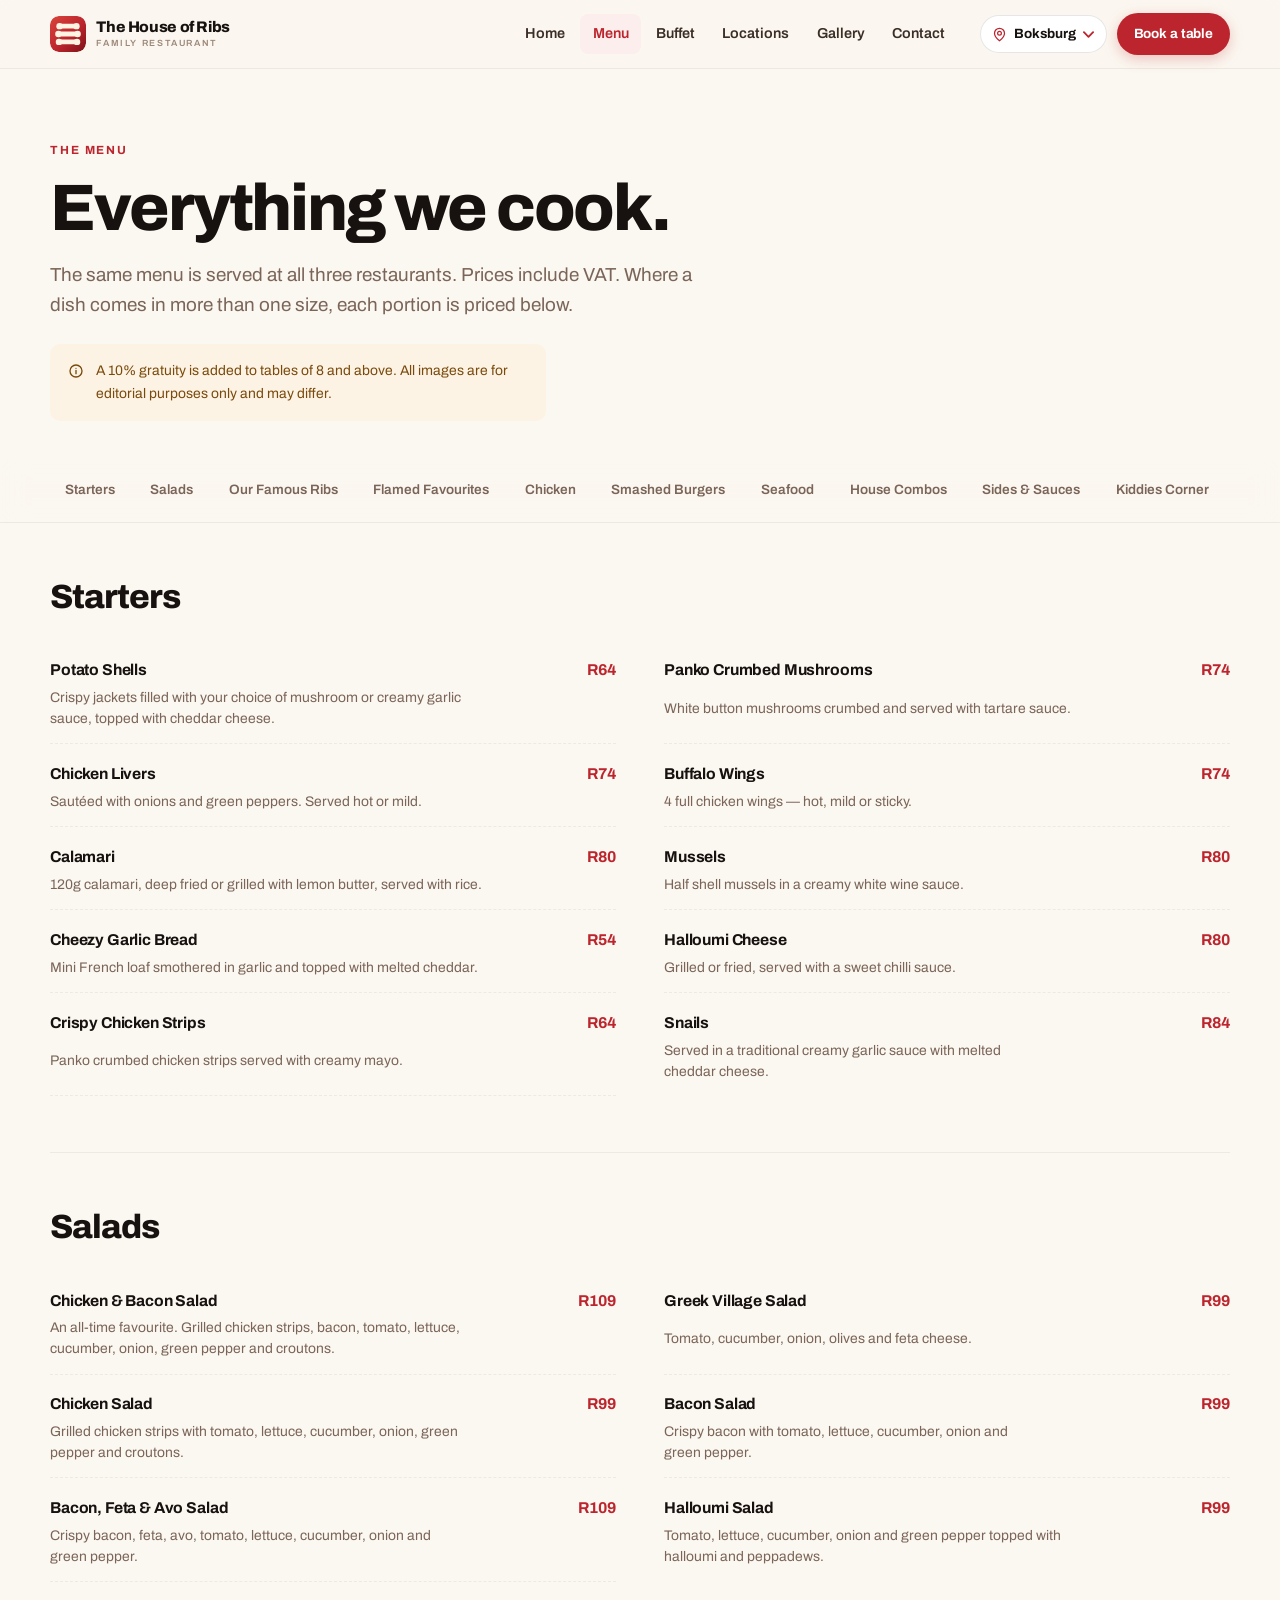
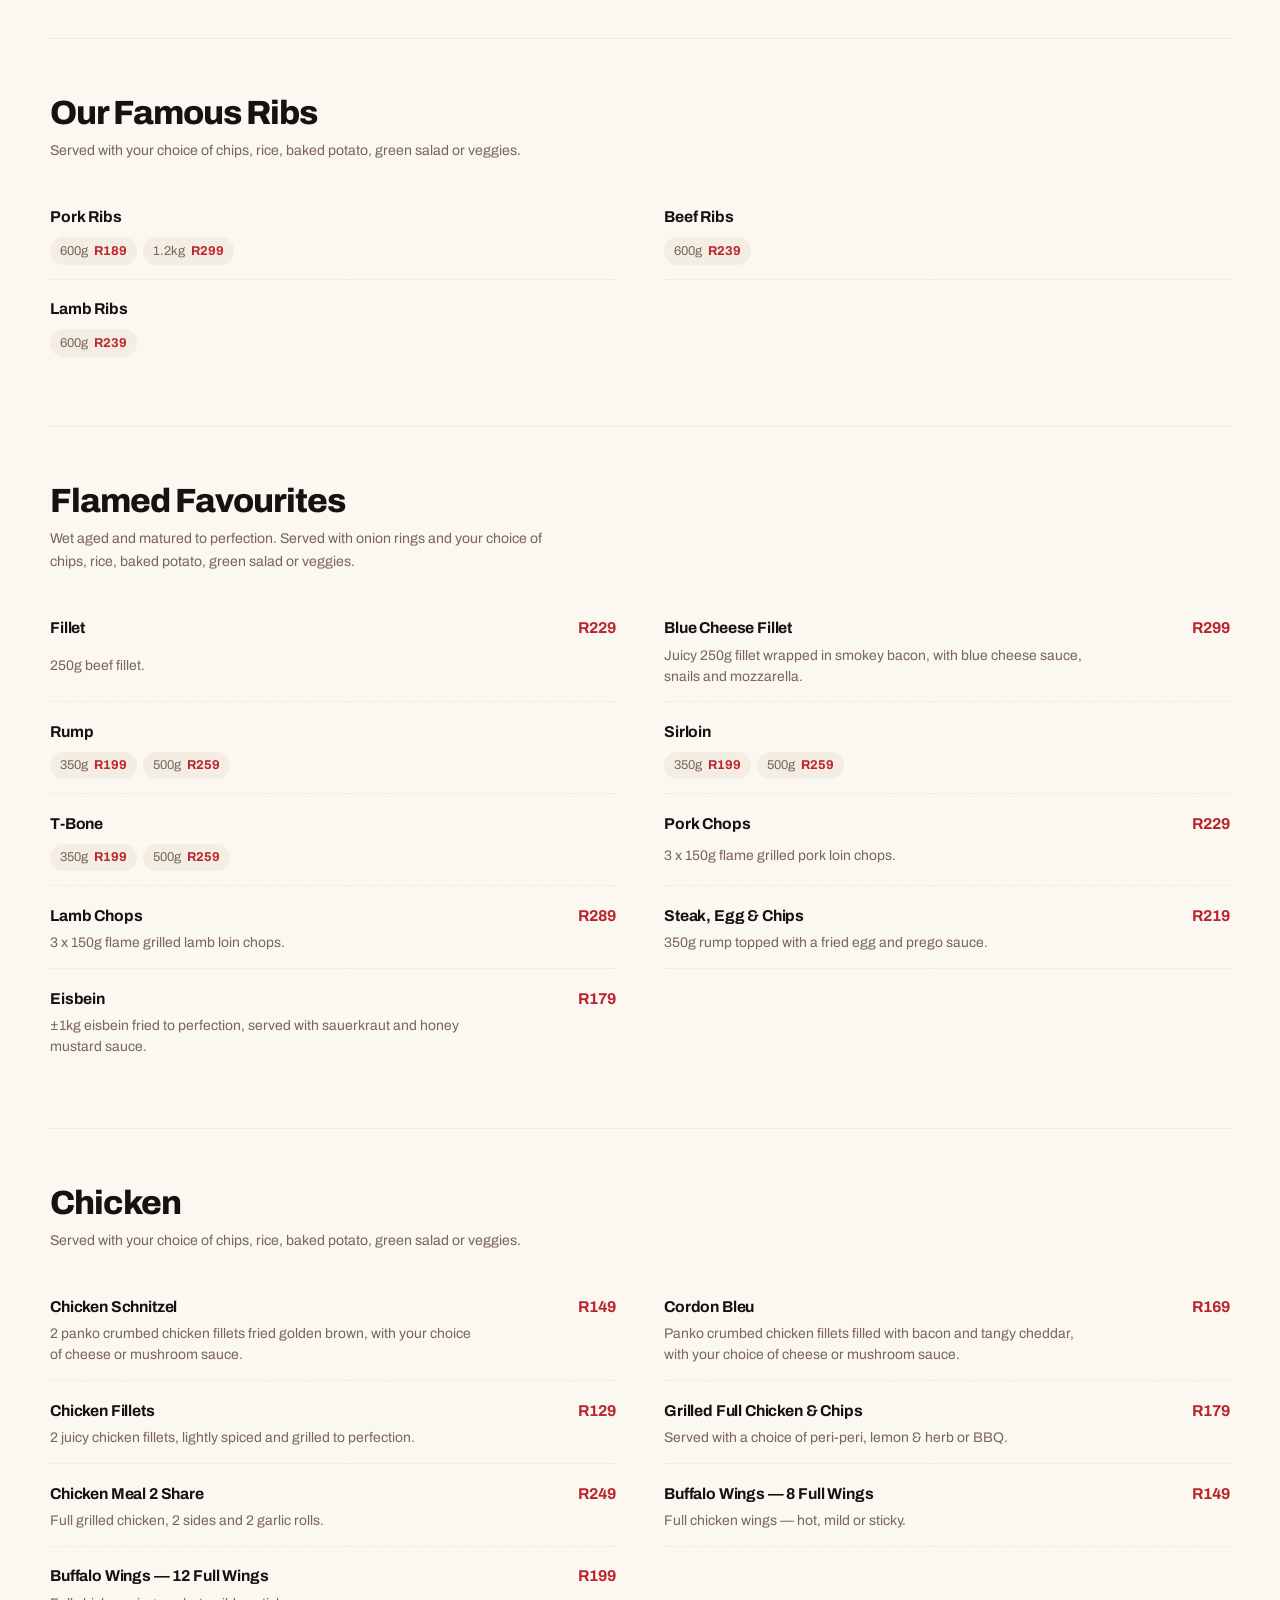
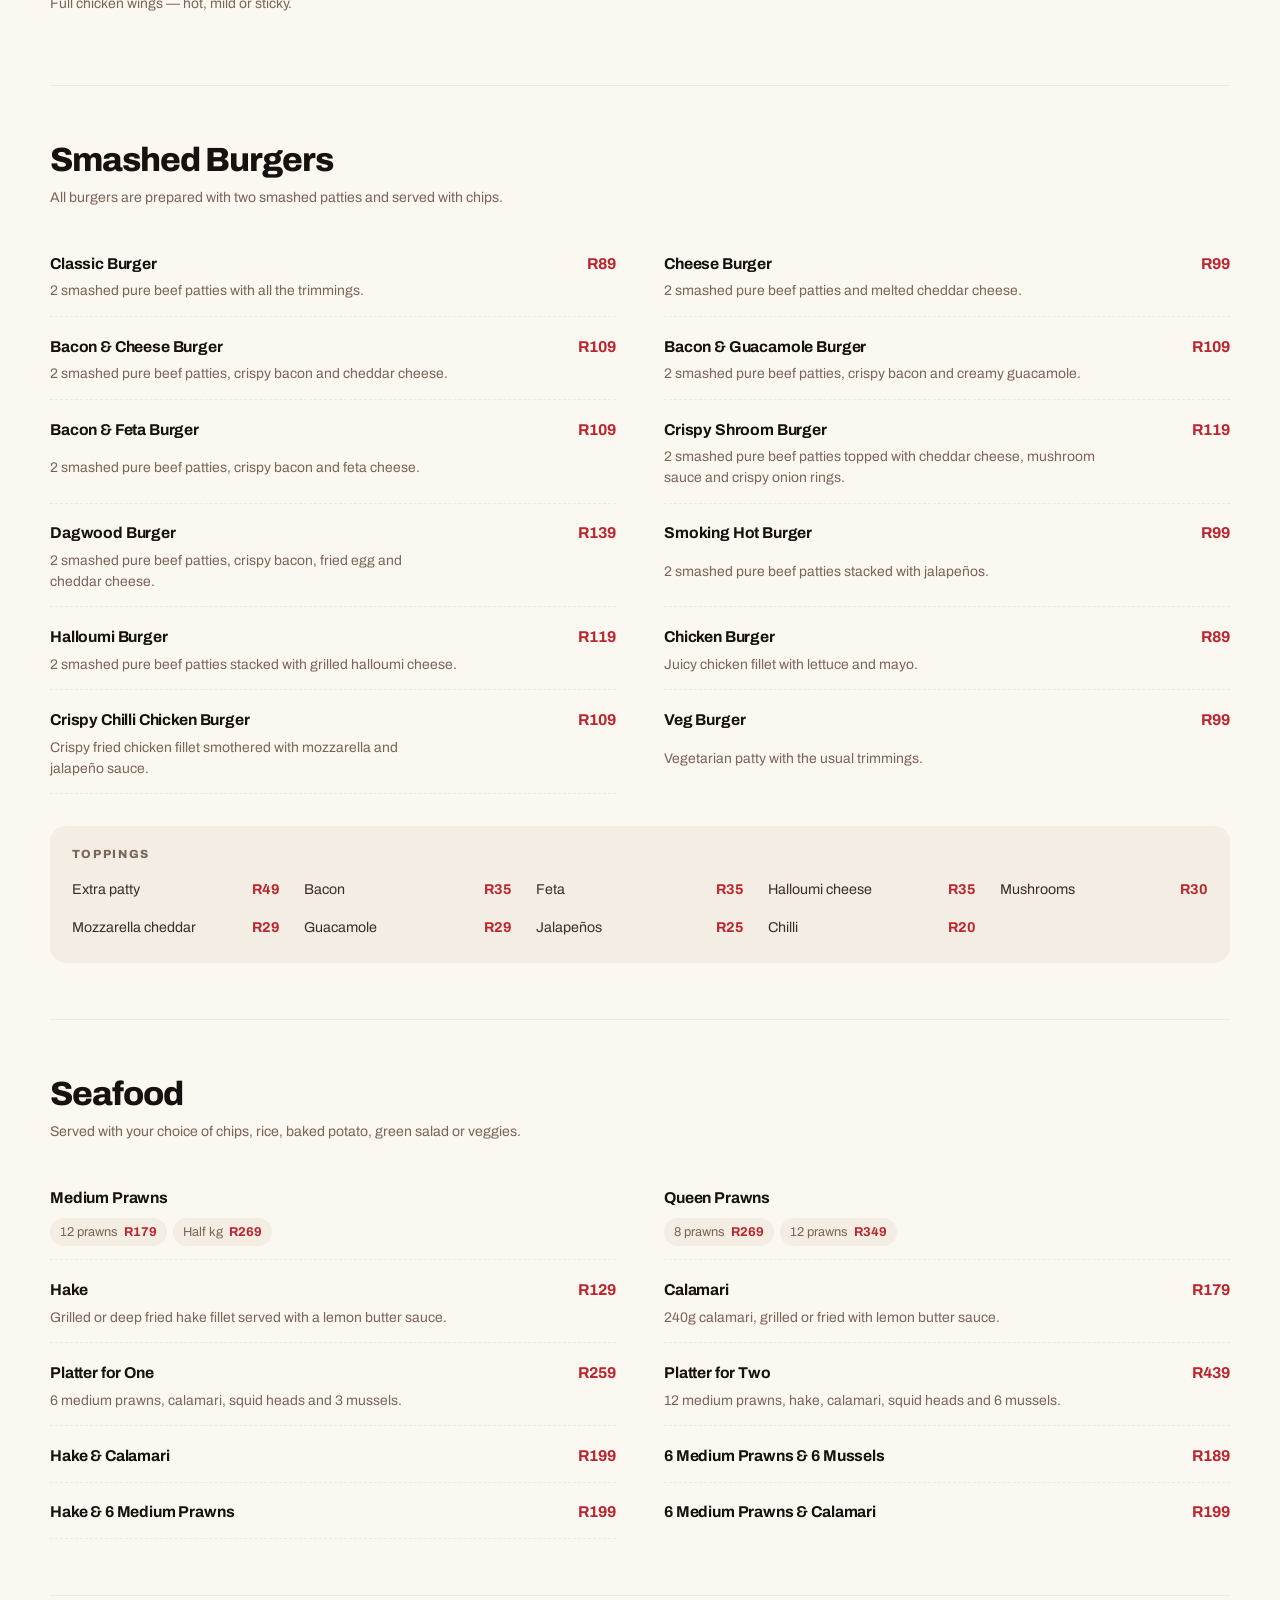
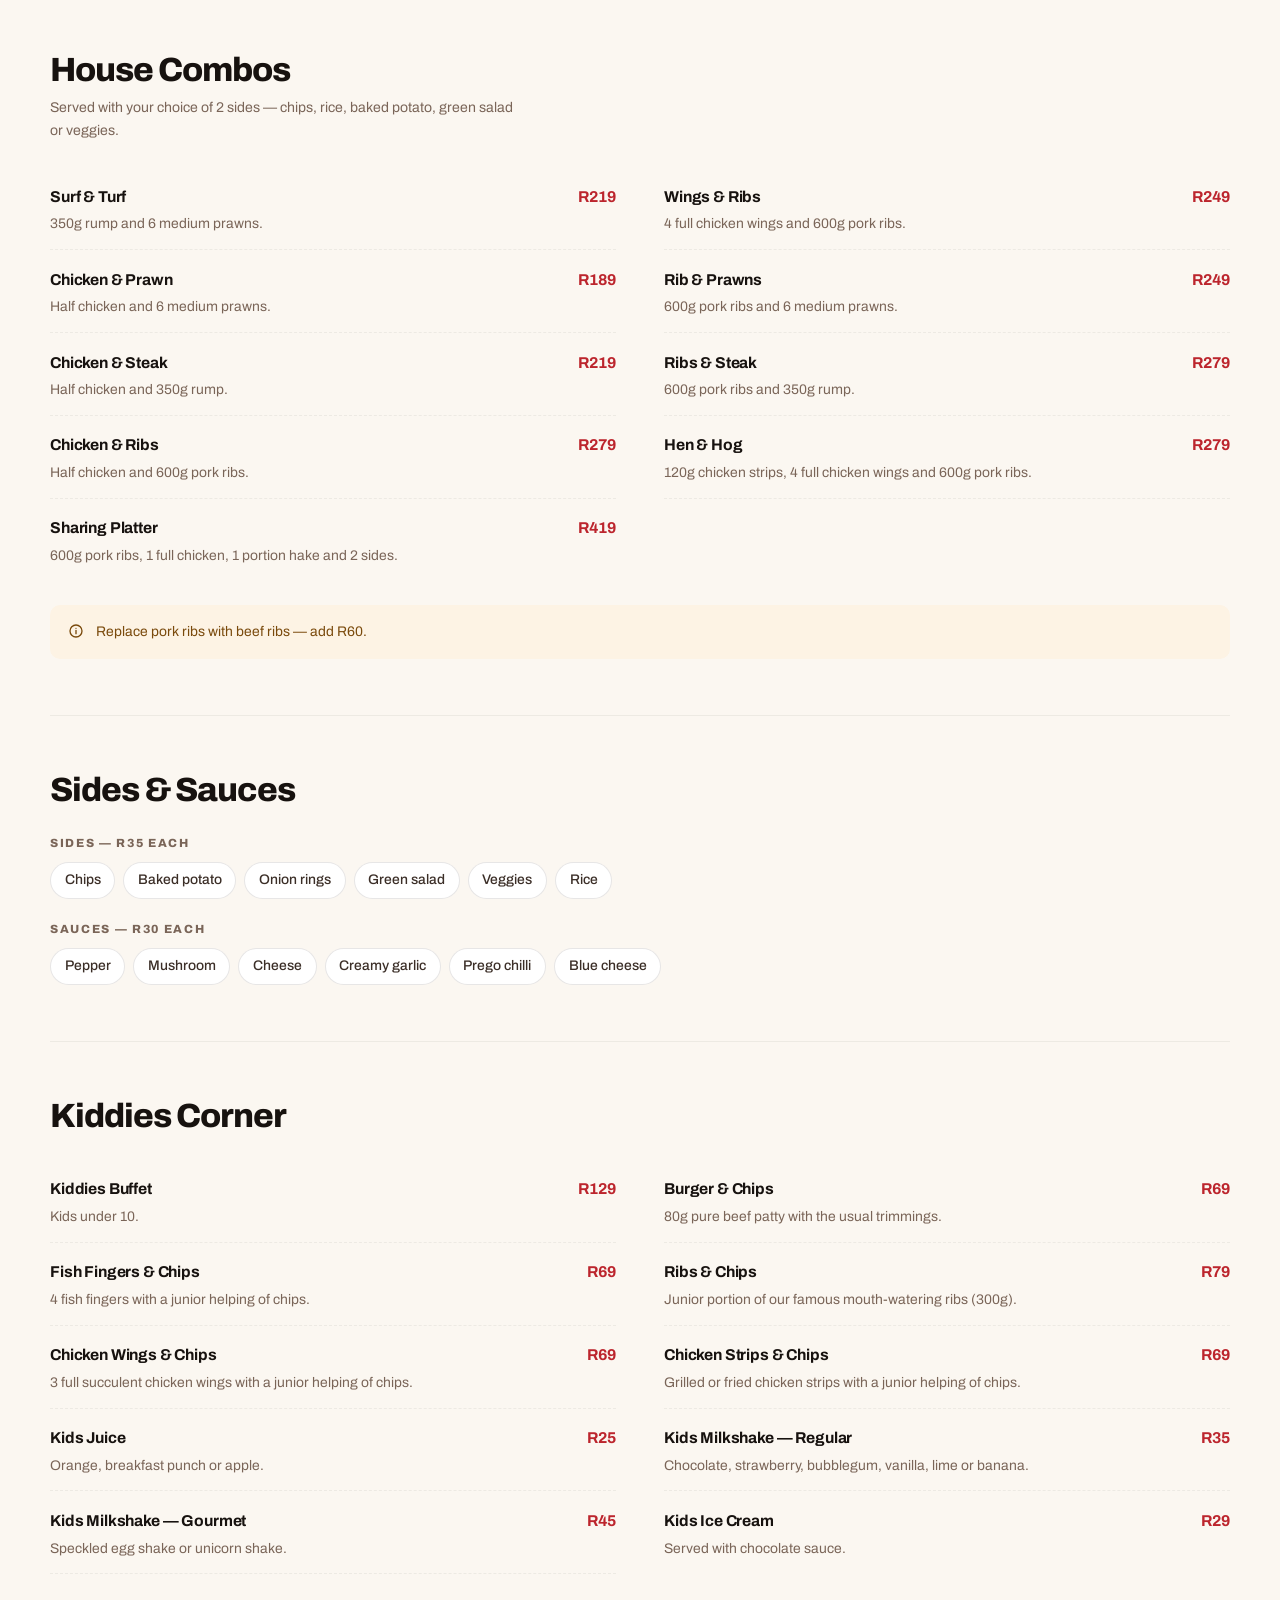
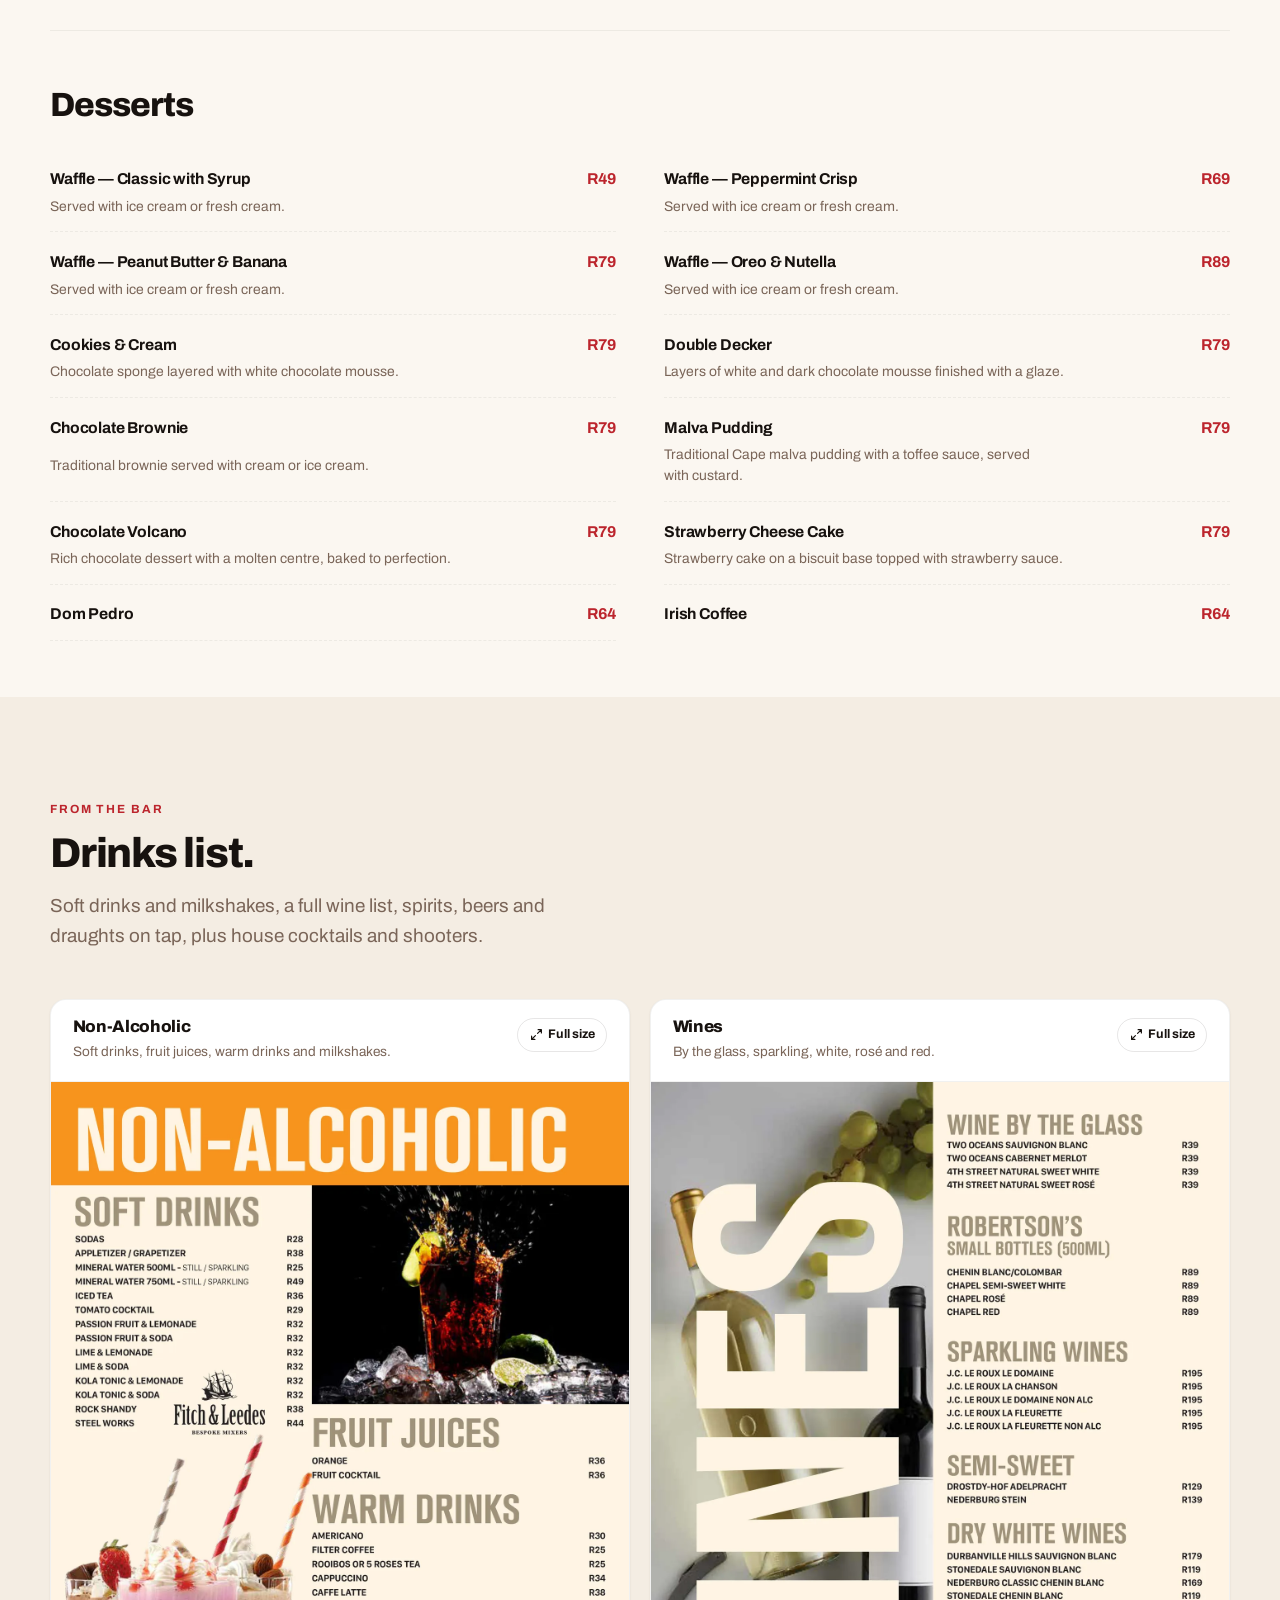
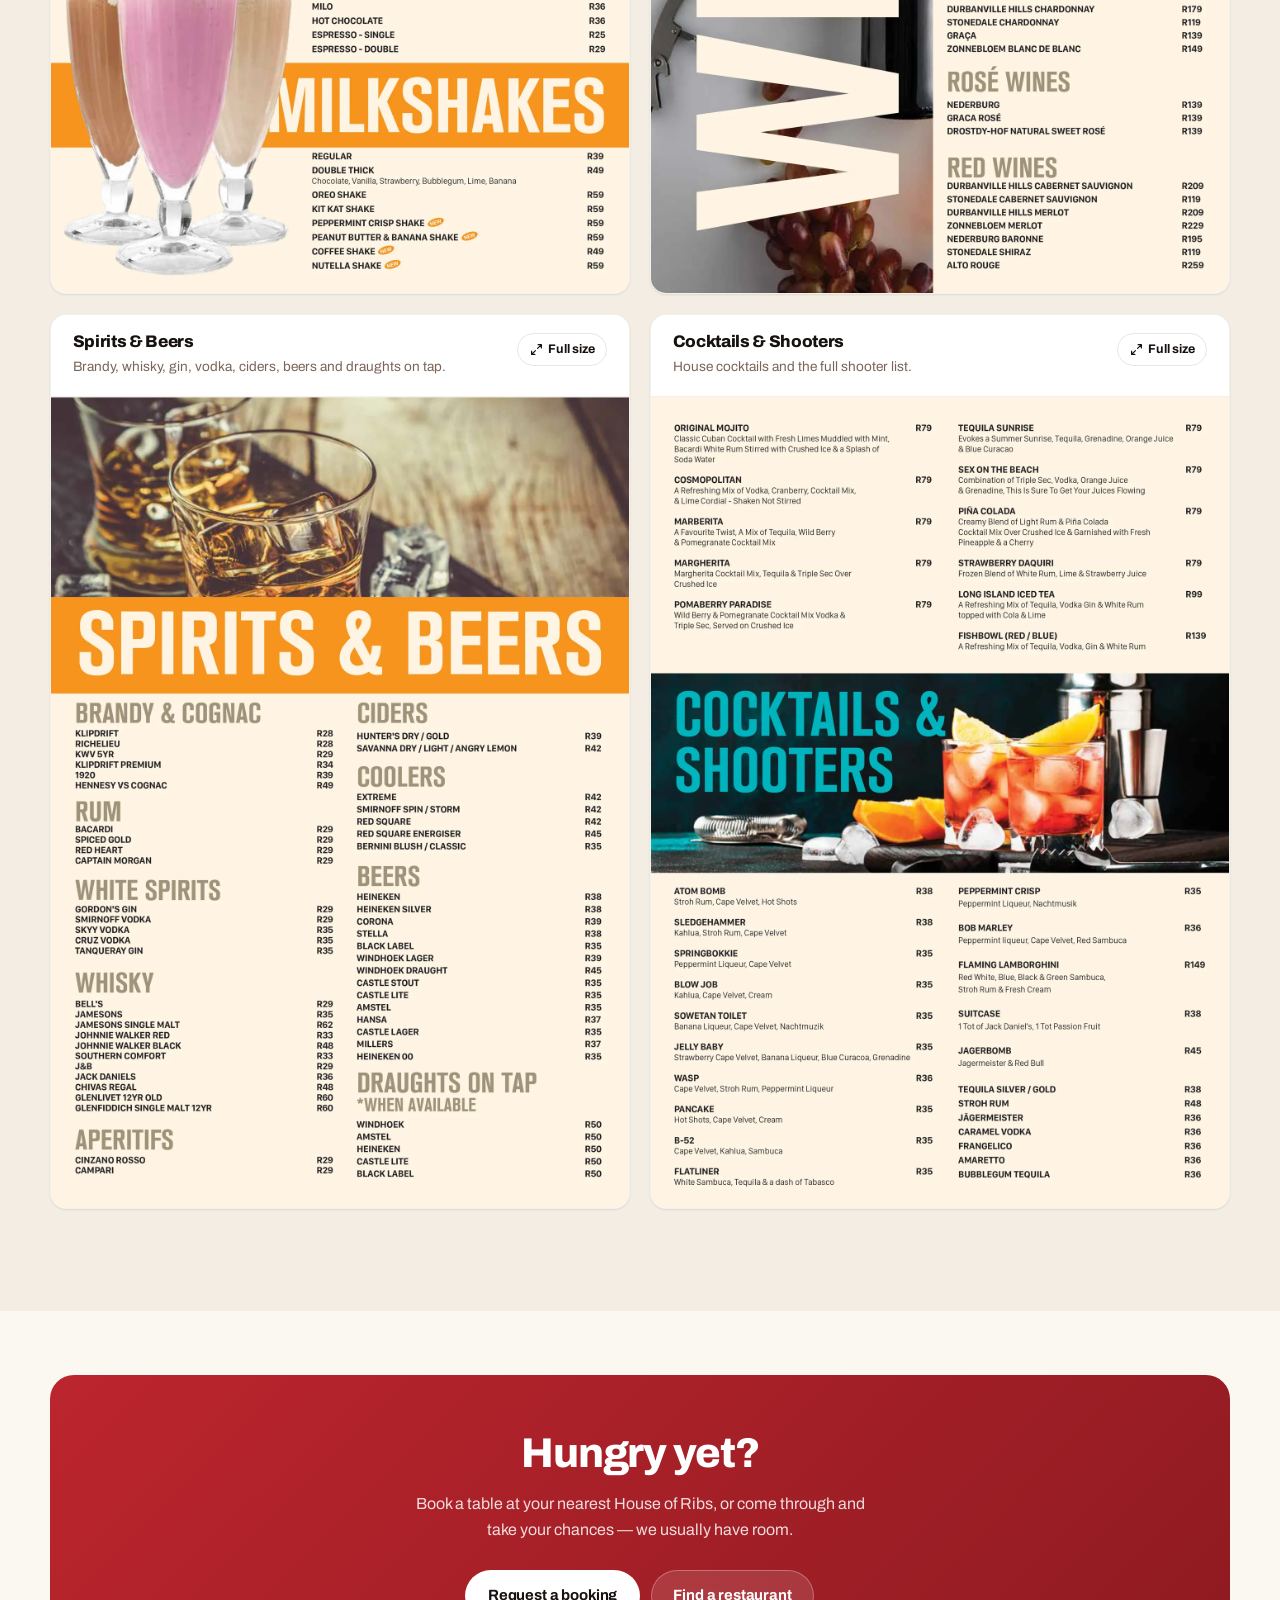
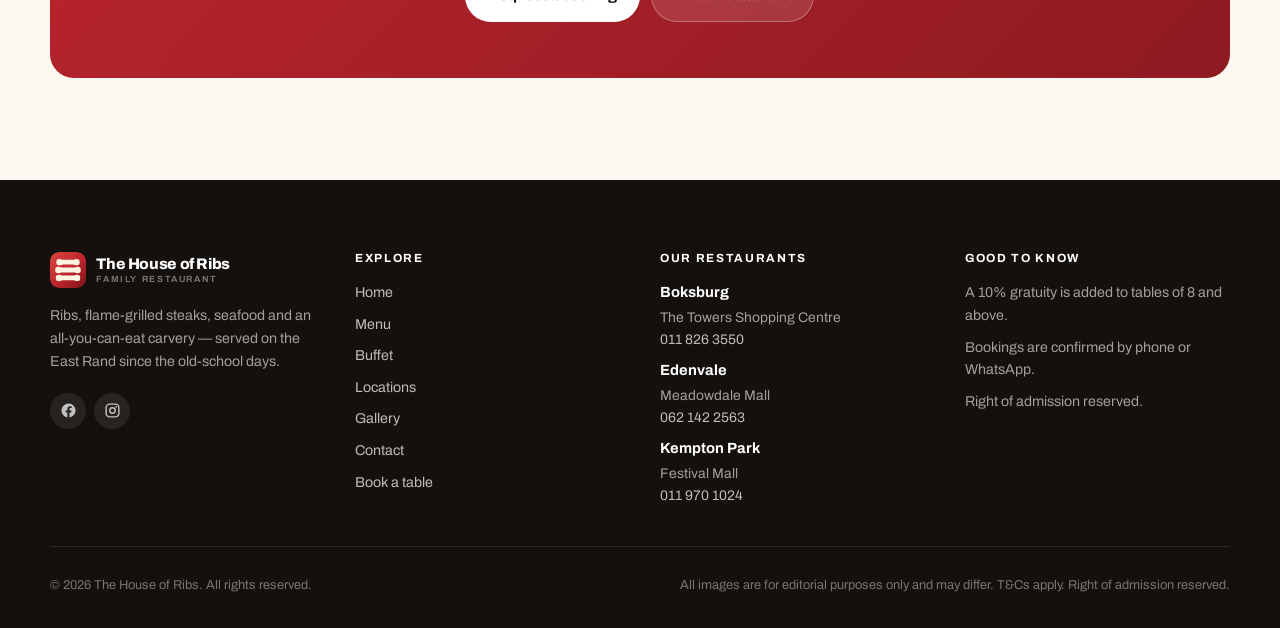
<file: menu.html>
<!doctype html>
<html lang="en-ZA">
<head>
<meta charset="utf-8">
<meta name="viewport" content="width=device-width, initial-scale=1">
<title>Menu | The House of Ribs</title>
<meta name="description" content="The full House of Ribs menu — ribs, flame-grilled steaks, smashed burgers, chicken, seafood, house combos, kiddies meals and desserts, plus the complete drinks list.">
<link rel="canonical" href="https://www.houseofribs.co.za/menu.html">

<link rel="icon" href="assets/brand/favicon.ico" sizes="any">
<link rel="icon" href="assets/brand/mark.svg" type="image/svg+xml">
<link rel="apple-touch-icon" href="assets/brand/apple-touch-icon.png">
<link rel="manifest" href="site.webmanifest">
<meta name="theme-color" content="#BC252D">

<meta property="og:title" content="Menu | The House of Ribs">
<meta property="og:description" content="Ribs, steaks, burgers, seafood and combos — the full House of Ribs menu.">
<meta property="og:image" content="assets/brand/og-image.jpg">

<link rel="preconnect" href="https://fonts.googleapis.com">
<link rel="preconnect" href="https://fonts.gstatic.com" crossorigin>
<link href="https://fonts.googleapis.com/css2?family=Archivo:wght@400;500;600;700;800;900&family=Instrument+Serif&display=swap" rel="stylesheet">
<link rel="stylesheet" href="assets/css/styles.css">
</head>

<body data-page="menu">
<a class="skip-link" href="#main">Skip to content</a>
<div data-component="header"></div>

<main id="main">

  <section class="page-head">
    <div class="wrap">
      <span class="eyebrow">The menu</span>
      <h1>Everything we cook.</h1>
      <p class="lede">
        The same menu is served at all three restaurants. Prices include VAT. Where a dish
        comes in more than one size, each portion is priced below.
      </p>
      <div class="menu-note" style="max-width:62ch">
        <svg width="16" height="16" viewBox="0 0 24 24" fill="none" stroke="currentColor" stroke-width="2" stroke-linecap="round" stroke-linejoin="round" style="flex-shrink:0;margin-top:.18rem"><circle cx="12" cy="12" r="9"/><path d="M12 11v5M12 8h.01"/></svg>
        <span>A 10% gratuity is added to tables of 8 and above. All images are for editorial purposes only and may differ.</span>
      </div>
    </div>
  </section>

  <nav class="menu-nav" data-component="menu-nav" aria-label="Menu sections"></nav>

  <div class="wrap" data-component="menu"></div>

  <!-- ============ DRINKS ============ -->
  <section class="section section--cream" id="drinks">
    <div class="wrap">
      <div class="section-head">
        <span class="eyebrow">From the bar</span>
        <h2>Drinks list.</h2>
        <p class="lede">
          Soft drinks and milkshakes, a full wine list, spirits, beers and draughts on tap,
          plus house cocktails and shooters.
        </p>
      </div>
      <div data-component="drinks"></div>
    </div>
  </section>

  <section class="section--tight" style="padding-bottom:clamp(3.5rem,8vw,6.5rem)">
    <div class="wrap">
      <div class="cta-band">
        <h2>Hungry yet?</h2>
        <p>Book a table at your nearest House of Ribs, or come through and take your chances — we usually have room.</p>
        <div class="btn-row">
          <a class="btn btn--solid-light" href="reserve.html">Request a booking</a>
          <a class="btn btn--light" href="locations.html">Find a restaurant</a>
        </div>
      </div>
    </div>
  </section>

</main>

<div data-component="footer"></div>

<script src="assets/js/data.js"></script>
<script src="assets/js/app.js"></script>
</body>
</html>
</file>
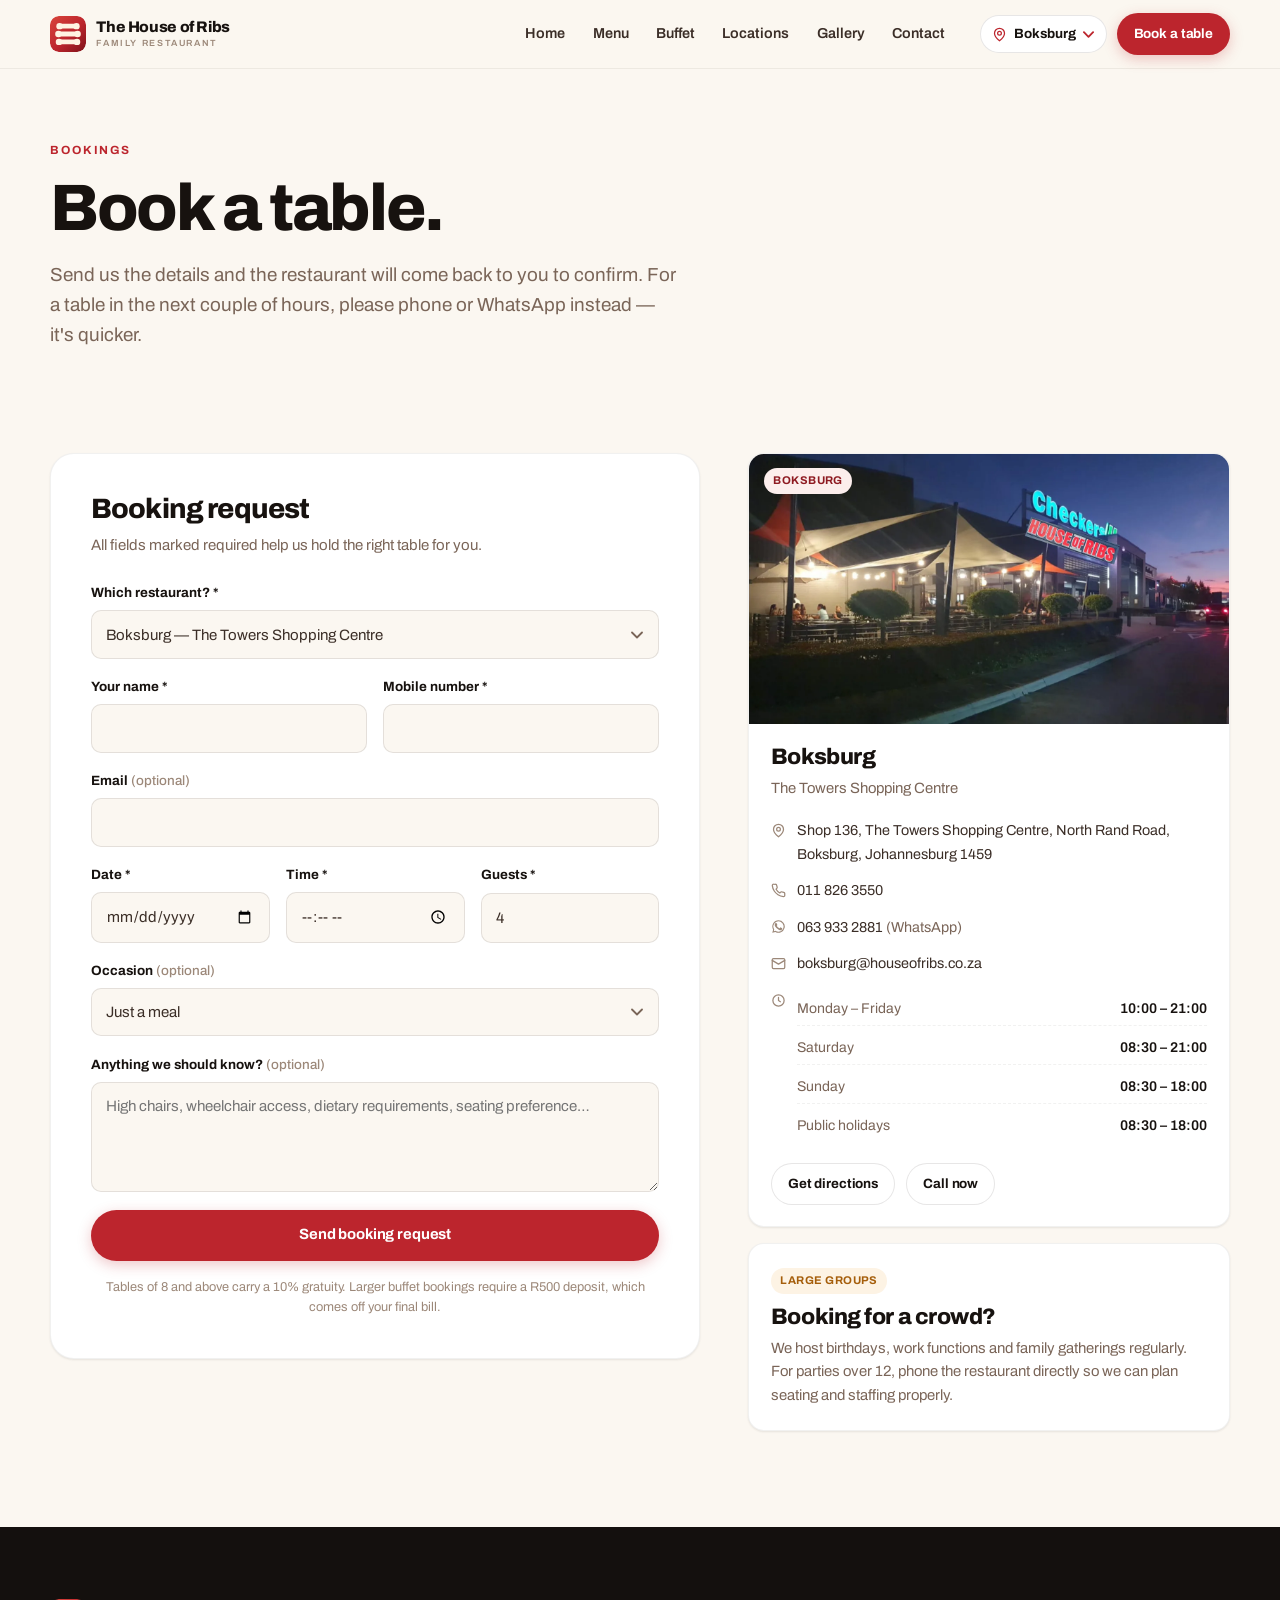
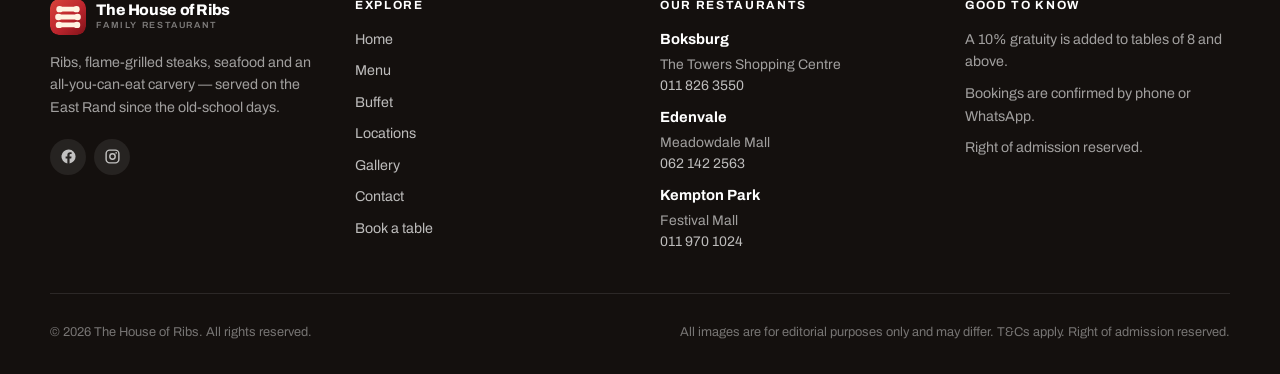
<file: reserve.html>
<!doctype html>
<html lang="en-ZA">
<head>
<meta charset="utf-8">
<meta name="viewport" content="width=device-width, initial-scale=1">
<title>Book a Table | The House of Ribs</title>
<meta name="description" content="Request a table at The House of Ribs in Boksburg, Edenvale or Kempton Park. Large groups and celebrations welcome.">
<link rel="canonical" href="https://www.houseofribs.co.za/reserve.html">

<link rel="icon" href="assets/brand/favicon.ico" sizes="any">
<link rel="icon" href="assets/brand/mark.svg" type="image/svg+xml">
<link rel="apple-touch-icon" href="assets/brand/apple-touch-icon.png">
<link rel="manifest" href="site.webmanifest">
<meta name="theme-color" content="#BC252D">

<meta property="og:title" content="Book a Table | The House of Ribs">
<meta property="og:description" content="Request a table in Boksburg, Edenvale or Kempton Park.">
<meta property="og:image" content="assets/brand/og-image.jpg">

<link rel="preconnect" href="https://fonts.googleapis.com">
<link rel="preconnect" href="https://fonts.gstatic.com" crossorigin>
<link href="https://fonts.googleapis.com/css2?family=Archivo:wght@400;500;600;700;800;900&family=Instrument+Serif&display=swap" rel="stylesheet">
<link rel="stylesheet" href="assets/css/styles.css">
</head>

<body data-page="reserve">
<a class="skip-link" href="#main">Skip to content</a>
<div data-component="header"></div>

<main id="main">

  <section class="page-head">
    <div class="wrap">
      <span class="eyebrow">Bookings</span>
      <h1>Book a table.</h1>
      <p class="lede">
        Send us the details and the restaurant will come back to you to confirm. For a
        table in the next couple of hours, please phone or WhatsApp instead — it's quicker.
      </p>
    </div>
  </section>

  <section class="section--tight" style="padding-bottom:clamp(3.5rem,8vw,6rem)">
    <div class="wrap">
      <div class="split">

        <div class="form-card">
          <h2 style="font-size:clamp(1.35rem,2.4vw,1.75rem)">Booking request</h2>
          <p style="color:var(--muted);font-size:.94rem;margin-top:.5rem;margin-bottom:1.6rem">
            All fields marked required help us hold the right table for you.
          </p>

          <form data-demo-form novalidate>
            <div class="field">
              <label for="r-loc">Which restaurant? <span aria-hidden="true">*</span></label>
              <select id="r-loc" name="location" data-loc-select required></select>
            </div>

            <div class="field-row">
              <div class="field">
                <label for="r-name">Your name <span aria-hidden="true">*</span></label>
                <input id="r-name" name="name" type="text" autocomplete="name" required>
              </div>
              <div class="field">
                <label for="r-phone">Mobile number <span aria-hidden="true">*</span></label>
                <input id="r-phone" name="phone" type="tel" autocomplete="tel" required>
              </div>
            </div>

            <div class="field">
              <label for="r-email">Email <span class="opt">(optional)</span></label>
              <input id="r-email" name="email" type="email" autocomplete="email">
            </div>

            <div class="field-row">
              <div class="field">
                <label for="r-date">Date <span aria-hidden="true">*</span></label>
                <input id="r-date" name="date" type="date" required>
              </div>
              <div class="field">
                <label for="r-time">Time <span aria-hidden="true">*</span></label>
                <input id="r-time" name="time" type="time" required>
              </div>
              <div class="field">
                <label for="r-guests">Guests <span aria-hidden="true">*</span></label>
                <input id="r-guests" name="guests" type="number" min="1" max="60" value="4" required>
              </div>
            </div>

            <div class="field">
              <label for="r-occasion">Occasion <span class="opt">(optional)</span></label>
              <select id="r-occasion" name="occasion">
                <option value="">Just a meal</option>
                <option>Birthday</option>
                <option>Anniversary</option>
                <option>Family gathering</option>
                <option>Work function</option>
                <option>Other celebration</option>
              </select>
            </div>

            <div class="field">
              <label for="r-notes">Anything we should know? <span class="opt">(optional)</span></label>
              <textarea id="r-notes" name="notes" placeholder="High chairs, wheelchair access, dietary requirements, seating preference…"></textarea>
            </div>

            <div class="form-notice" data-form-result hidden></div>

            <button class="btn btn--primary btn--block" type="submit">Send booking request</button>

            <p style="font-size:.8rem;color:var(--muted-2);margin-top:1rem;text-align:center">
              Tables of 8 and above carry a 10% gratuity. Larger buffet bookings require a
              R500 deposit, which comes off your final bill.
            </p>
          </form>
        </div>

        <div class="stack">
          <div data-component="contact-panel"></div>

          <div class="card">
            <div class="card__body">
              <span class="badge badge--flame">Large groups</span>
              <h3 style="margin-top:.7rem">Booking for a crowd?</h3>
              <p>
                We host birthdays, work functions and family gatherings regularly. For
                parties over 12, phone the restaurant directly so we can plan seating
                and staffing properly.
              </p>
            </div>
          </div>
        </div>

      </div>
    </div>
  </section>

</main>

<div data-component="footer"></div>

<script src="assets/js/data.js"></script>
<script src="assets/js/app.js"></script>
</body>
</html>
</file>
<file: assets/css/styles.css>
/* =====================================================================
   The House of Ribs — design system
   ===================================================================== */

/* ---------- Tokens ---------- */
:root {
  --ink:        #17120F;
  --ink-2:      #3B2E27;
  --muted:      #7A6558;
  --muted-2:    #9C8879;
  --line:       rgba(23, 18, 15, .10);
  --line-2:     rgba(23, 18, 15, .06);

  --cream:      #FBF7F1;
  --cream-2:    #F4EDE3;
  --surface:    #FFFFFF;

  --brand:      #BC252D;
  --brand-dark: #8E1A21;
  --brand-soft: #FCEEEC;
  --flame:      #E8891F;
  --flame-soft: #FDF3E4;

  --dark:       #14100E;
  --dark-2:     #211A16;

  --radius:     16px;
  --radius-sm:  10px;
  --radius-lg:  24px;

  --shadow-sm:  0 1px 2px rgba(23, 18, 15, .05), 0 1px 3px rgba(23, 18, 15, .04);
  --shadow:     0 4px 12px rgba(23, 18, 15, .06), 0 12px 32px rgba(23, 18, 15, .07);
  --shadow-lg:  0 8px 24px rgba(23, 18, 15, .09), 0 24px 60px rgba(23, 18, 15, .10);

  --header-h:   68px;
  --wrap:       1180px;

  --ease:       cubic-bezier(.22, .8, .3, 1);
}

/* ---------- Reset ---------- */
*, *::before, *::after { box-sizing: border-box; }

* { margin: 0; }

html {
  -webkit-text-size-adjust: 100%;
  scroll-behavior: smooth;
  scroll-padding-top: calc(var(--header-h) + 16px);
}

body {
  font-family: 'Archivo', -apple-system, BlinkMacSystemFont, 'Segoe UI', Roboto, Helvetica, Arial, sans-serif;
  font-size: 16px;
  line-height: 1.6;
  color: var(--ink-2);
  background: var(--cream);
  -webkit-font-smoothing: antialiased;
  -moz-osx-font-smoothing: grayscale;
  overflow-x: hidden;
}

img, svg, video { display: block; max-width: 100%; }
img { height: auto; }

button, input, select, textarea { font: inherit; color: inherit; }
button { cursor: pointer; background: none; border: none; padding: 0; }

a { color: inherit; text-decoration: none; }

/* Components below set display:flex/grid, which would otherwise beat the
   user-agent's [hidden] { display: none } on specificity. */
[hidden] { display: none !important; }

:focus-visible {
  outline: 2px solid var(--brand);
  outline-offset: 3px;
  border-radius: 4px;
}

@media (prefers-reduced-motion: reduce) {
  html { scroll-behavior: auto; }
  *, *::before, *::after {
    animation-duration: .01ms !important;
    transition-duration: .01ms !important;
  }
}

/* ---------- Typography ---------- */
h1, h2, h3, h4 {
  color: var(--ink);
  line-height: 1.1;
  letter-spacing: -.02em;
  font-weight: 800;
  text-wrap: balance;
}

h1 { font-size: clamp(2.4rem, 6vw, 4.1rem); letter-spacing: -.035em; }
h2 { font-size: clamp(1.75rem, 3.6vw, 2.6rem); letter-spacing: -.03em; }
h3 { font-size: clamp(1.15rem, 1.8vw, 1.4rem); }
h4 { font-size: 1rem; }

p { text-wrap: pretty; }

.eyebrow {
  font-size: .74rem;
  font-weight: 700;
  letter-spacing: .16em;
  text-transform: uppercase;
  color: var(--brand);
}

.lede {
  font-size: clamp(1.02rem, 1.5vw, 1.18rem);
  color: var(--muted);
  max-width: 60ch;
}

.serif {
  font-family: 'Instrument Serif', Georgia, 'Times New Roman', serif;
  font-weight: 400;
  letter-spacing: -.01em;
}

/* ---------- Layout ---------- */
.wrap {
  width: min(100% - 2.5rem, var(--wrap));
  margin-inline: auto;
}

.section { padding-block: clamp(3.5rem, 8vw, 6.5rem); }
.section--tight { padding-block: clamp(2.5rem, 5vw, 4rem); }
.section--dark { background: var(--dark); color: rgba(255, 255, 255, .74); }
.section--dark h2, .section--dark h3 { color: #fff; }
.section--dark .lede { color: rgba(255, 255, 255, .68); }
.section--cream { background: var(--cream-2); }
.section--white { background: var(--surface); }

.section-head { max-width: 62ch; margin-bottom: clamp(2rem, 4vw, 3rem); }
.section-head .eyebrow { margin-bottom: .75rem; display: block; }
.section-head h2 + p { margin-top: .9rem; }

.grid { display: grid; gap: 1.25rem; }
.grid--2 { grid-template-columns: repeat(auto-fit, minmax(min(300px, 100%), 1fr)); }
.grid--3 { grid-template-columns: repeat(auto-fit, minmax(min(280px, 100%), 1fr)); }

.stack > * + * { margin-top: 1rem; }

/* ---------- Buttons ---------- */
.btn {
  display: inline-flex;
  align-items: center;
  justify-content: center;
  gap: .55rem;
  padding: .8rem 1.35rem;
  border-radius: 999px;
  font-size: .93rem;
  font-weight: 700;
  letter-spacing: -.01em;
  white-space: nowrap;
  border: 1.5px solid transparent;
  transition: transform .18s var(--ease), background-color .18s var(--ease),
              border-color .18s var(--ease), box-shadow .18s var(--ease), color .18s var(--ease);
}
.btn:hover { transform: translateY(-1px); }
.btn:active { transform: translateY(0); }

.btn--primary { background: var(--brand); color: #fff; box-shadow: 0 4px 14px rgba(188, 37, 45, .26); }
.btn--primary:hover { background: var(--brand-dark); box-shadow: 0 6px 20px rgba(188, 37, 45, .32); }

.btn--ghost { border-color: var(--line); color: var(--ink); background: var(--surface); }
.btn--ghost:hover { border-color: var(--ink); }

.btn--light { background: rgba(255, 255, 255, .12); color: #fff; border-color: rgba(255, 255, 255, .28); backdrop-filter: blur(8px); }
.btn--light:hover { background: rgba(255, 255, 255, .2); border-color: rgba(255, 255, 255, .5); }

.btn--solid-light { background: #fff; color: var(--ink); }
.btn--solid-light:hover { background: var(--cream-2); }

.btn--sm { padding: .55rem 1rem; font-size: .84rem; }
.btn--block { width: 100%; }

.btn-row { display: flex; flex-wrap: wrap; gap: .7rem; }

.link-arrow {
  display: inline-flex;
  align-items: center;
  gap: .4rem;
  font-weight: 700;
  font-size: .92rem;
  color: var(--brand);
}
.link-arrow svg { transition: transform .2s var(--ease); }
.link-arrow:hover svg { transform: translateX(3px); }

/* ---------- Header ---------- */
.header {
  position: sticky;
  top: 0;
  z-index: 100;
  background: rgba(251, 247, 241, .82);
  backdrop-filter: saturate(180%) blur(14px);
  -webkit-backdrop-filter: saturate(180%) blur(14px);
  border-bottom: 1px solid var(--line-2);
}

.header__inner {
  height: var(--header-h);
  display: flex;
  align-items: center;
  gap: 1rem;
}

.brand { display: flex; align-items: center; gap: .65rem; flex-shrink: 0; }
.brand__mark { width: 36px; height: 36px; border-radius: 9px; flex-shrink: 0; }
.brand__text { display: flex; flex-direction: column; line-height: 1; }
.brand__name {
  font-size: .96rem; font-weight: 800; color: var(--ink);
  letter-spacing: -.025em; white-space: nowrap;
}
.brand__sub {
  font-size: .56rem; font-weight: 600; letter-spacing: .18em;
  text-transform: uppercase; color: var(--muted-2); margin-top: 3px;
}

.nav { display: flex; align-items: center; gap: .15rem; margin-left: auto; }
.nav a {
  padding: .5rem .78rem;
  border-radius: 8px;
  font-size: .9rem;
  font-weight: 600;
  color: var(--ink-2);
  transition: background-color .16s var(--ease), color .16s var(--ease);
}
.nav a:hover { background: rgba(23, 18, 15, .05); color: var(--ink); }
.nav a[aria-current='page'] { color: var(--brand); background: var(--brand-soft); }

.header__actions { display: flex; align-items: center; gap: .6rem; margin-left: .4rem; }

/* Location switcher */
.locpick { position: relative; }
.locpick__btn {
  display: inline-flex; align-items: center; gap: .45rem;
  padding: .48rem .75rem .48rem .68rem;
  border: 1.5px solid var(--line);
  border-radius: 999px;
  background: var(--surface);
  font-size: .84rem; font-weight: 700; color: var(--ink);
  transition: border-color .16s var(--ease);
}
.locpick__btn:hover { border-color: var(--ink); }
.locpick__btn svg:first-child { color: var(--brand); flex-shrink: 0; }
.locpick__chev { transition: transform .2s var(--ease); color: var(--muted-2); }
.locpick__btn[aria-expanded='true'] .locpick__chev { transform: rotate(180deg); }

.locpick__menu {
  position: absolute; top: calc(100% + .5rem); right: 0;
  min-width: 250px;
  background: var(--surface);
  border: 1px solid var(--line);
  border-radius: var(--radius);
  box-shadow: var(--shadow-lg);
  padding: .4rem;
  display: none;
  z-index: 50;
}
.locpick__menu[data-open='true'] { display: block; animation: pop .16s var(--ease); }

@keyframes pop {
  from { opacity: 0; transform: translateY(-6px) scale(.98); }
  to   { opacity: 1; transform: none; }
}

.locpick__opt {
  display: flex; align-items: flex-start; gap: .7rem;
  width: 100%; text-align: left;
  padding: .6rem .7rem;
  border-radius: var(--radius-sm);
  transition: background-color .14s var(--ease);
}
.locpick__opt:hover { background: var(--cream); }
.locpick__opt strong { display: block; font-size: .9rem; color: var(--ink); font-weight: 700; }
.locpick__opt span { display: block; font-size: .78rem; color: var(--muted); line-height: 1.4; }
.locpick__tick { margin-left: auto; color: var(--brand); opacity: 0; flex-shrink: 0; margin-top: 3px; }
.locpick__opt[aria-selected='true'] .locpick__tick { opacity: 1; }

/* Mobile menu */
.burger {
  display: none;
  width: 40px; height: 40px;
  border-radius: 10px;
  align-items: center; justify-content: center;
  border: 1.5px solid var(--line);
  background: var(--surface);
}
.burger span {
  display: block; width: 17px; height: 1.75px; background: var(--ink);
  border-radius: 2px; position: relative; transition: transform .22s var(--ease), opacity .18s var(--ease);
}
.burger span::before, .burger span::after {
  content: ''; position: absolute; left: 0; width: 17px; height: 1.75px;
  background: var(--ink); border-radius: 2px; transition: transform .22s var(--ease);
}
.burger span::before { top: -5.5px; }
.burger span::after  { top:  5.5px; }
.burger[aria-expanded='true'] span { background: transparent; }
.burger[aria-expanded='true'] span::before { transform: translateY(5.5px) rotate(45deg); }
.burger[aria-expanded='true'] span::after  { transform: translateY(-5.5px) rotate(-45deg); }

.mobile-nav {
  display: none;
  border-top: 1px solid var(--line-2);
  background: var(--cream);
  padding: .75rem 0 1.25rem;
}
.mobile-nav[data-open='true'] { display: block; }
.mobile-nav a {
  display: block;
  padding: .72rem .9rem;
  border-radius: var(--radius-sm);
  font-weight: 600;
  color: var(--ink-2);
}
.mobile-nav a[aria-current='page'] { color: var(--brand); background: var(--brand-soft); }
.mobile-nav .btn { margin-top: .6rem; }

/* ---------- Hero ---------- */
.hero {
  position: relative;
  background: var(--dark);
  color: #fff;
  overflow: hidden;
  isolation: isolate;
}
.hero__media { position: absolute; inset: 0; z-index: -2; }
.hero__media img { width: 100%; height: 100%; object-fit: cover; }
.hero::after {
  content: ''; position: absolute; inset: 0; z-index: -1;
  background:
    linear-gradient(to right, rgba(15, 11, 9, .93) 0%, rgba(15, 11, 9, .78) 42%, rgba(15, 11, 9, .35) 78%, rgba(15, 11, 9, .5) 100%),
    linear-gradient(to top, rgba(15, 11, 9, .8) 0%, transparent 45%);
}
.hero__inner {
  padding-block: clamp(4rem, 12vw, 8.5rem);
  max-width: 41rem;
}
.hero h1 { color: #fff; margin-block: 1rem .1rem; }
.hero__sub {
  font-size: clamp(1rem, 1.6vw, 1.15rem);
  color: rgba(255, 255, 255, .78);
  max-width: 46ch;
  margin-top: 1.1rem;
}
.hero .eyebrow { color: var(--flame); }
.hero .btn-row { margin-top: 2rem; }

.hero__strip {
  display: flex; flex-wrap: wrap; gap: 1.75rem;
  margin-top: 2.75rem; padding-top: 1.75rem;
  border-top: 1px solid rgba(255, 255, 255, .16);
}
.hero__stat span {
  display: block; font-size: .72rem; font-weight: 700;
  letter-spacing: .14em; text-transform: uppercase;
  color: rgba(255, 255, 255, .5);
}
.hero__stat strong {
  display: block; font-size: 1.1rem; font-weight: 700; color: #fff; margin-top: .3rem;
}

/* ---------- Cards ---------- */
.card {
  background: var(--surface);
  border: 1px solid var(--line-2);
  border-radius: var(--radius);
  overflow: hidden;
  box-shadow: var(--shadow-sm);
  transition: transform .22s var(--ease), box-shadow .22s var(--ease), border-color .22s var(--ease);
}
.card--link:hover {
  transform: translateY(-3px);
  box-shadow: var(--shadow);
  border-color: var(--line);
}
.card__media { aspect-ratio: 16 / 10; overflow: hidden; background: var(--cream-2); }
.card__media img { width: 100%; height: 100%; object-fit: cover; transition: transform .5s var(--ease); }
.card--link:hover .card__media img { transform: scale(1.035); }
.card__body { padding: 1.35rem; }
.card__body h3 { margin-bottom: .45rem; }
.card__body p { font-size: .93rem; color: var(--muted); }

.badge {
  display: inline-flex; align-items: center; gap: .35rem;
  padding: .25rem .6rem;
  border-radius: 999px;
  font-size: .7rem; font-weight: 700;
  letter-spacing: .04em; text-transform: uppercase;
}
.badge--brand { background: var(--brand-soft); color: var(--brand-dark); }
.badge--flame { background: var(--flame-soft); color: #A55E0B; }
.badge--dark  { background: rgba(255, 255, 255, .12); color: #fff; }

/* ---------- Feature rows ---------- */
.feature {
  display: grid;
  grid-template-columns: repeat(auto-fit, minmax(min(320px, 100%), 1fr));
  gap: clamp(1.75rem, 4vw, 3.5rem);
  align-items: center;
}
.feature__media { border-radius: var(--radius-lg); overflow: hidden; box-shadow: var(--shadow); }
.feature__media img { width: 100%; aspect-ratio: 4 / 3; object-fit: cover; }
.feature--flip .feature__media { order: 2; }
@media (max-width: 720px) { .feature--flip .feature__media { order: 0; } }

.ticks { list-style: none; padding: 0; margin-top: 1.35rem; display: grid; gap: .55rem; }
.ticks li { display: flex; gap: .6rem; align-items: flex-start; font-size: .94rem; }
.ticks svg { flex-shrink: 0; margin-top: .3rem; color: var(--brand); }

/* ---------- Menu page ---------- */
.menu-nav {
  position: sticky;
  top: var(--header-h);
  z-index: 40;
  background: rgba(251, 247, 241, .9);
  backdrop-filter: saturate(180%) blur(14px);
  -webkit-backdrop-filter: saturate(180%) blur(14px);
  border-bottom: 1px solid var(--line-2);
  padding-block: .7rem;
}
.menu-nav__scroll {
  display: flex; gap: .4rem;
  overflow-x: auto;
  scrollbar-width: none;
  -ms-overflow-style: none;
  padding-bottom: 2px;
}
.menu-nav__scroll::-webkit-scrollbar { display: none; }
.menu-nav a {
  flex-shrink: 0;
  padding: .45rem .85rem;
  border-radius: 999px;
  font-size: .85rem; font-weight: 600;
  color: var(--muted);
  border: 1.5px solid transparent;
  transition: all .16s var(--ease);
}
.menu-nav a:hover { color: var(--ink); background: rgba(23, 18, 15, .05); }
.menu-nav a.is-active { color: #fff; background: var(--ink); border-color: var(--ink); }

.menu-section { padding-block: clamp(2.25rem, 5vw, 3.5rem); border-bottom: 1px solid var(--line-2); }
.menu-section:last-of-type { border-bottom: none; }
.menu-section__head { margin-bottom: 1.75rem; }
.menu-section__head h2 { font-size: clamp(1.5rem, 3vw, 2.1rem); }
.menu-section__head .note {
  font-size: .88rem; color: var(--muted); margin-top: .5rem; max-width: 62ch;
}

.menu-list { display: grid; gap: .2rem; }
@media (min-width: 880px) { .menu-list { grid-template-columns: 1fr 1fr; column-gap: 3rem; } }

.menu-item {
  display: grid;
  grid-template-columns: 1fr auto;
  gap: .35rem 1.25rem;
  padding: .85rem 0;
  border-bottom: 1px dashed var(--line-2);
  align-items: baseline;
}
.menu-item:last-child { border-bottom: none; }
.menu-item__name { font-weight: 700; color: var(--ink); font-size: .98rem; letter-spacing: -.01em; }
.menu-item__price {
  font-weight: 700; color: var(--brand); font-size: .98rem;
  font-variant-numeric: tabular-nums; white-space: nowrap;
}
.menu-item__desc {
  grid-column: 1 / -1;
  font-size: .87rem; color: var(--muted); line-height: 1.5; max-width: 54ch;
}
.menu-item__sizes {
  grid-column: 1 / -1;
  display: flex; flex-wrap: wrap; gap: .4rem; margin-top: .15rem;
}
.size-pill {
  display: inline-flex; align-items: baseline; gap: .4rem;
  padding: .22rem .6rem;
  background: var(--cream-2);
  border-radius: 999px;
  font-size: .8rem;
}
.size-pill em { font-style: normal; color: var(--muted); }
.size-pill b { color: var(--brand); font-variant-numeric: tabular-nums; }

.addons {
  margin-top: 2rem; padding: 1.35rem;
  background: var(--cream-2);
  border-radius: var(--radius);
}
.addons h3 {
  font-size: .74rem; letter-spacing: .14em; text-transform: uppercase;
  color: var(--muted); margin-bottom: .9rem;
}
.addons__grid { display: grid; grid-template-columns: repeat(auto-fill, minmax(min(180px, 100%), 1fr)); gap: .5rem 1.5rem; }
.addons__row {
  display: flex; justify-content: space-between; gap: 1rem;
  font-size: .89rem; padding: .2rem 0;
}
.addons__row b { color: var(--brand); font-weight: 700; font-variant-numeric: tabular-nums; }

.chip-group + .chip-group { margin-top: 1.5rem; }
.chip-group h3 {
  font-size: .74rem; letter-spacing: .14em; text-transform: uppercase;
  color: var(--muted); margin-bottom: .75rem;
}
.chips { display: flex; flex-wrap: wrap; gap: .5rem; }
.chips span {
  padding: .4rem .85rem;
  background: var(--surface);
  border: 1px solid var(--line);
  border-radius: 999px;
  font-size: .87rem; font-weight: 500;
}

.menu-note {
  display: flex; gap: .7rem; align-items: flex-start;
  padding: 1rem 1.15rem;
  background: var(--flame-soft);
  border-radius: var(--radius-sm);
  font-size: .87rem; color: #7A4A0C;
  margin-top: 1.5rem;
}
.menu-note svg { flex-shrink: 0; margin-top: .18rem; }

/* ---------- Buffet ---------- */
.buffet-card {
  display: grid;
  grid-template-columns: minmax(0, 260px) 1fr;
  background: var(--surface);
  border: 1px solid var(--line-2);
  border-radius: var(--radius-lg);
  overflow: hidden;
  box-shadow: var(--shadow-sm);
}
@media (max-width: 720px) { .buffet-card { grid-template-columns: 1fr; } }
.buffet-card__media { background: var(--cream-2); }
/* These are 4:5 posters with the title, price and times baked in — never crop
   them to a letterbox, or the artwork loses the very information it carries. */
.buffet-card__media img { width: 100%; height: 100%; object-fit: cover; aspect-ratio: 4 / 5; }
@media (max-width: 720px) {
  .buffet-card__media img { height: auto; object-fit: contain; }
}
.buffet-card__body { padding: clamp(1.35rem, 3vw, 2rem); display: flex; flex-direction: column; }
.buffet-card__when {
  display: inline-flex; align-items: center; gap: .4rem;
  font-size: .84rem; font-weight: 600; color: var(--muted); margin-top: .5rem;
}
.price-row {
  display: flex; flex-wrap: wrap; gap: .6rem;
  margin-top: 1.35rem; padding-top: 1.35rem;
  border-top: 1px solid var(--line-2);
}
.price-tile {
  flex: 1 1 110px;
  padding: .8rem .95rem;
  background: var(--cream);
  border-radius: var(--radius-sm);
}
.price-tile span {
  display: block; font-size: .72rem; font-weight: 700;
  letter-spacing: .1em; text-transform: uppercase; color: var(--muted);
}
.price-tile strong {
  display: block; font-size: 1.5rem; font-weight: 800;
  color: var(--ink); margin-top: .2rem; letter-spacing: -.03em;
  font-variant-numeric: tabular-nums;
}

.spread {
  display: flex; flex-wrap: wrap; gap: .5rem;
  margin-top: 1.25rem;
}
.spread span {
  padding: .35rem .8rem;
  background: rgba(255, 255, 255, .08);
  border: 1px solid rgba(255, 255, 255, .14);
  border-radius: 999px;
  font-size: .86rem; color: rgba(255, 255, 255, .88);
}

.terms { list-style: none; padding: 0; display: grid; gap: .8rem; counter-reset: t; }
.terms li {
  display: flex; gap: .85rem; align-items: flex-start;
  font-size: .93rem;
}
.terms li::before {
  counter-increment: t;
  content: counter(t);
  flex-shrink: 0;
  width: 24px; height: 24px;
  display: grid; place-items: center;
  border-radius: 50%;
  background: var(--brand-soft); color: var(--brand-dark);
  font-size: .74rem; font-weight: 800;
  margin-top: .1rem;
}

/* ---------- Locations ---------- */
.loc-card { display: flex; flex-direction: column; height: 100%; }
.loc-card__media { aspect-ratio: 16 / 9; overflow: hidden; background: var(--cream-2); position: relative; }
.loc-card__media img { width: 100%; height: 100%; object-fit: cover; }
.loc-card__badge { position: absolute; top: .9rem; left: .9rem; }
.loc-card__body { padding: 1.5rem; display: flex; flex-direction: column; flex: 1; }
.loc-card__body > .btn-row { margin-top: auto; padding-top: 1.35rem; }

.meta { display: grid; gap: .85rem; margin-top: 1.15rem; }
.meta__row { display: flex; gap: .7rem; align-items: flex-start; font-size: .9rem; }
.meta__row svg { flex-shrink: 0; margin-top: .22rem; color: var(--muted-2); }
.meta__row a:hover { color: var(--brand); text-decoration: underline; }
.meta__row address { font-style: normal; }

.hours { display: grid; gap: .4rem; margin-top: .3rem; }
.hours__row {
  display: flex; justify-content: space-between; gap: 1rem;
  font-size: .88rem; padding: .28rem 0;
  border-bottom: 1px dashed var(--line-2);
}
.hours__row:last-child { border-bottom: none; }
.hours__row span:first-child { color: var(--muted); }
.hours__row span:last-child { font-weight: 600; color: var(--ink); font-variant-numeric: tabular-nums; }

.tag-row { display: flex; flex-wrap: wrap; gap: .4rem; margin-top: 1.15rem; }
.tag {
  padding: .28rem .7rem;
  background: var(--cream-2);
  border-radius: 999px;
  font-size: .78rem; font-weight: 600; color: var(--ink-2);
}

/* ---------- Forms ---------- */
.form-card {
  background: var(--surface);
  border: 1px solid var(--line-2);
  border-radius: var(--radius-lg);
  padding: clamp(1.5rem, 4vw, 2.5rem);
  box-shadow: var(--shadow-sm);
}

.field { display: grid; gap: .4rem; margin-bottom: 1.1rem; }
.field label { font-size: .84rem; font-weight: 700; color: var(--ink); }
.field label .opt { font-weight: 500; color: var(--muted-2); }

.field input, .field select, .field textarea {
  width: 100%;
  padding: .7rem .9rem;
  border: 1.5px solid var(--line);
  border-radius: var(--radius-sm);
  background: var(--cream);
  font-size: .94rem;
  transition: border-color .16s var(--ease), background-color .16s var(--ease);
}
.field input:hover, .field select:hover, .field textarea:hover { border-color: var(--muted-2); }
.field input:focus, .field select:focus, .field textarea:focus {
  outline: none;
  border-color: var(--brand);
  background: var(--surface);
  box-shadow: 0 0 0 3px rgba(188, 37, 45, .1);
}
.field textarea { resize: vertical; min-height: 110px; }
.field select { appearance: none; background-image: url("data:image/svg+xml,%3Csvg xmlns='http://www.w3.org/2000/svg' width='12' height='8' viewBox='0 0 12 8'%3E%3Cpath d='M1 1.5 6 6.5l5-5' stroke='%237A6558' stroke-width='1.8' fill='none' stroke-linecap='round' stroke-linejoin='round'/%3E%3C/svg%3E"); background-repeat: no-repeat; background-position: right .95rem center; padding-right: 2.4rem; }

.field-row { display: grid; gap: 0 1rem; grid-template-columns: repeat(auto-fit, minmax(min(160px, 100%), 1fr)); }

.form-notice {
  display: flex; gap: .75rem; align-items: flex-start;
  padding: .95rem 1.1rem;
  background: var(--flame-soft);
  border: 1px solid rgba(232, 137, 31, .22);
  border-radius: var(--radius-sm);
  font-size: .86rem; color: #7A4A0C;
  margin-bottom: 1.5rem;
}
.form-notice svg { flex-shrink: 0; margin-top: .15rem; }
.form-notice strong { display: block; color: #5F3A08; }

/* ---------- Split layout ---------- */
.split {
  display: grid;
  grid-template-columns: minmax(0, 1.35fr) minmax(0, 1fr);
  gap: clamp(1.5rem, 4vw, 3rem);
  align-items: start;
}
@media (max-width: 900px) { .split { grid-template-columns: 1fr; } }

/* ---------- Tabs ---------- */
.tabs {
  display: flex;
  gap: .4rem;
  padding: .35rem;
  background: var(--cream-2);
  border-radius: 999px;
  margin-bottom: 2rem;
  overflow-x: auto;
  scrollbar-width: none;
}
.tabs::-webkit-scrollbar { display: none; }
.tabs button {
  flex: 1 1 auto;
  white-space: nowrap;
  padding: .6rem 1.1rem;
  border-radius: 999px;
  font-size: .89rem;
  font-weight: 700;
  color: var(--muted);
  transition: background-color .18s var(--ease), color .18s var(--ease), box-shadow .18s var(--ease);
}
.tabs button:hover { color: var(--ink); }
.tabs button[aria-selected='true'] {
  background: var(--surface);
  color: var(--ink);
  box-shadow: var(--shadow-sm);
}
.tabpanel[hidden] { display: none; }

/* ---------- Gallery ---------- */
.gallery {
  display: grid;
  grid-template-columns: repeat(auto-fill, minmax(min(240px, 100%), 1fr));
  gap: .85rem;
}
.gallery figure {
  margin: 0; border-radius: var(--radius); overflow: hidden;
  background: var(--cream-2); aspect-ratio: 4 / 3;
}
.gallery figure.is-wide { grid-column: span 2; aspect-ratio: 16 / 9; }
@media (max-width: 560px) { .gallery figure.is-wide { grid-column: span 1; aspect-ratio: 4 / 3; } }
.gallery img {
  width: 100%; height: 100%; object-fit: cover;
  transition: transform .5s var(--ease), filter .3s var(--ease);
}
.gallery figure:hover img { transform: scale(1.04); }

/* ---------- Drinks ---------- */
/* Two columns at most: these are dense printed menu pages and need the width. */
.drinks-grid {
  display: grid;
  grid-template-columns: repeat(auto-fit, minmax(min(100%, 420px), 1fr));
  gap: 1.25rem;
}
.drink-card {
  background: var(--surface);
  border: 1px solid var(--line-2);
  border-radius: var(--radius);
  overflow: hidden;
  box-shadow: var(--shadow-sm);
}
.drink-card__head {
  display: flex; align-items: flex-start; gap: 1rem;
  padding: 1.15rem 1.35rem;
  border-bottom: 1px solid var(--line-2);
}
.drink-card__head h3 { font-size: 1.05rem; }
.drink-card__head p { font-size: .85rem; color: var(--muted); margin-top: .25rem; }
.drink-card__zoom {
  margin-left: auto; flex-shrink: 0;
  display: inline-flex; align-items: center; gap: .35rem;
  padding: .35rem .7rem;
  border: 1.5px solid var(--line);
  border-radius: 999px;
  font-size: .78rem; font-weight: 700; color: var(--ink);
  white-space: nowrap;
  transition: border-color .16s var(--ease), background-color .16s var(--ease);
}
.drink-card__zoom:hover { border-color: var(--ink); background: var(--cream); }
.drink-card__sheet { display: block; }
.drink-card__sheet img { width: 100%; height: auto; }

/* ---------- CTA band ---------- */
.cta-band {
  background: linear-gradient(135deg, var(--brand) 0%, var(--brand-dark) 100%);
  color: #fff;
  border-radius: var(--radius-lg);
  padding: clamp(2rem, 5vw, 3.5rem);
  text-align: center;
}
.cta-band h2 { color: #fff; }
.cta-band p { color: rgba(255, 255, 255, .84); max-width: 52ch; margin: .9rem auto 0; }
.cta-band .btn-row { justify-content: center; margin-top: 1.75rem; }

/* ---------- Footer ---------- */
.footer { background: var(--dark); color: rgba(255, 255, 255, .6); padding-block: clamp(3rem, 6vw, 4.5rem) 2rem; }
.footer a { color: rgba(255, 255, 255, .72); }
.footer a:hover { color: #fff; }

.footer__grid {
  display: grid;
  grid-template-columns: repeat(auto-fit, minmax(min(220px, 100%), 1fr));
  gap: 2.5rem;
  padding-bottom: 2.5rem;
  border-bottom: 1px solid rgba(255, 255, 255, .1);
}
.footer__brand .brand__name { color: #fff; }
.footer__brand .brand__sub { color: rgba(255, 255, 255, .45); }
.footer__brand p { font-size: .89rem; margin-top: 1rem; max-width: 34ch; }

.footer h2 {
  color: #fff; font-size: .74rem; font-weight: 700;
  letter-spacing: .14em; text-transform: uppercase; margin-bottom: 1rem;
}
.footer ul { list-style: none; padding: 0; display: grid; gap: .55rem; font-size: .89rem; }

.footer__loc { font-size: .87rem; line-height: 1.55; }
.footer__loc strong { display: block; color: #fff; font-size: .92rem; margin-bottom: .2rem; }

.socials { display: flex; gap: .5rem; margin-top: 1.25rem; }
.socials a {
  width: 36px; height: 36px;
  display: grid; place-items: center;
  border-radius: 50%;
  background: rgba(255, 255, 255, .08);
  transition: background-color .16s var(--ease), transform .16s var(--ease);
}
.socials a:hover { background: var(--brand); transform: translateY(-2px); }

.footer__bottom {
  display: flex; flex-wrap: wrap; gap: 1rem; justify-content: space-between;
  padding-top: 1.75rem;
  font-size: .8rem; color: rgba(255, 255, 255, .42);
}

/* ---------- Utilities ---------- */
.sr-only {
  position: absolute; width: 1px; height: 1px;
  padding: 0; margin: -1px; overflow: hidden;
  clip: rect(0, 0, 0, 0); white-space: nowrap; border: 0;
}

.skip-link {
  position: absolute; top: -60px; left: 1rem; z-index: 200;
  padding: .7rem 1.1rem; background: var(--ink); color: #fff;
  border-radius: 0 0 var(--radius-sm) var(--radius-sm); font-weight: 700; font-size: .88rem;
  transition: top .18s var(--ease);
}
.skip-link:focus { top: 0; }

.page-head { padding-block: clamp(2.5rem, 6vw, 4.5rem) clamp(1.5rem, 3vw, 2.5rem); }
.page-head .eyebrow { display: block; margin-bottom: .75rem; }
.page-head p { margin-top: 1rem; }

.divider { height: 1px; background: var(--line-2); border: 0; }

/* ---------- Responsive ---------- */
@media (max-width: 1020px) {
  .nav { display: none; }
  .burger { display: flex; }
  .header__actions { margin-left: auto; }
}

@media (max-width: 620px) {
  .brand__sub { display: none; }
  /* The booking CTA lives in the burger menu at this width — the location
     picker earns the space instead, since it drives the whole site. */
  .header__actions > .btn { display: none; }
  .header__inner { gap: .5rem; }
  .header__actions { gap: .4rem; }
  .hero__strip { gap: 1.25rem; }
  .hero__stat { flex: 1 1 40%; }
}

/* Phone widths: shrink the wordmark rather than drop the branch name —
   the active restaurant needs to stay readable, it drives the whole site. */
@media (max-width: 470px) {
  .brand__name { font-size: .84rem; }
  .brand__mark { width: 32px; height: 32px; }
  .locpick__btn { font-size: .8rem; padding: .45rem .6rem .45rem .55rem; }
  .locpick__menu { min-width: min(250px, calc(100vw - 2.5rem)); }
  .wrap { width: min(100% - 1.75rem, var(--wrap)); }
}

/* Only on the very narrowest handsets does the label finally give way. */
@media (max-width: 349px) {
  .locpick__btn span.locpick__label { display: none; }
}
</file>
